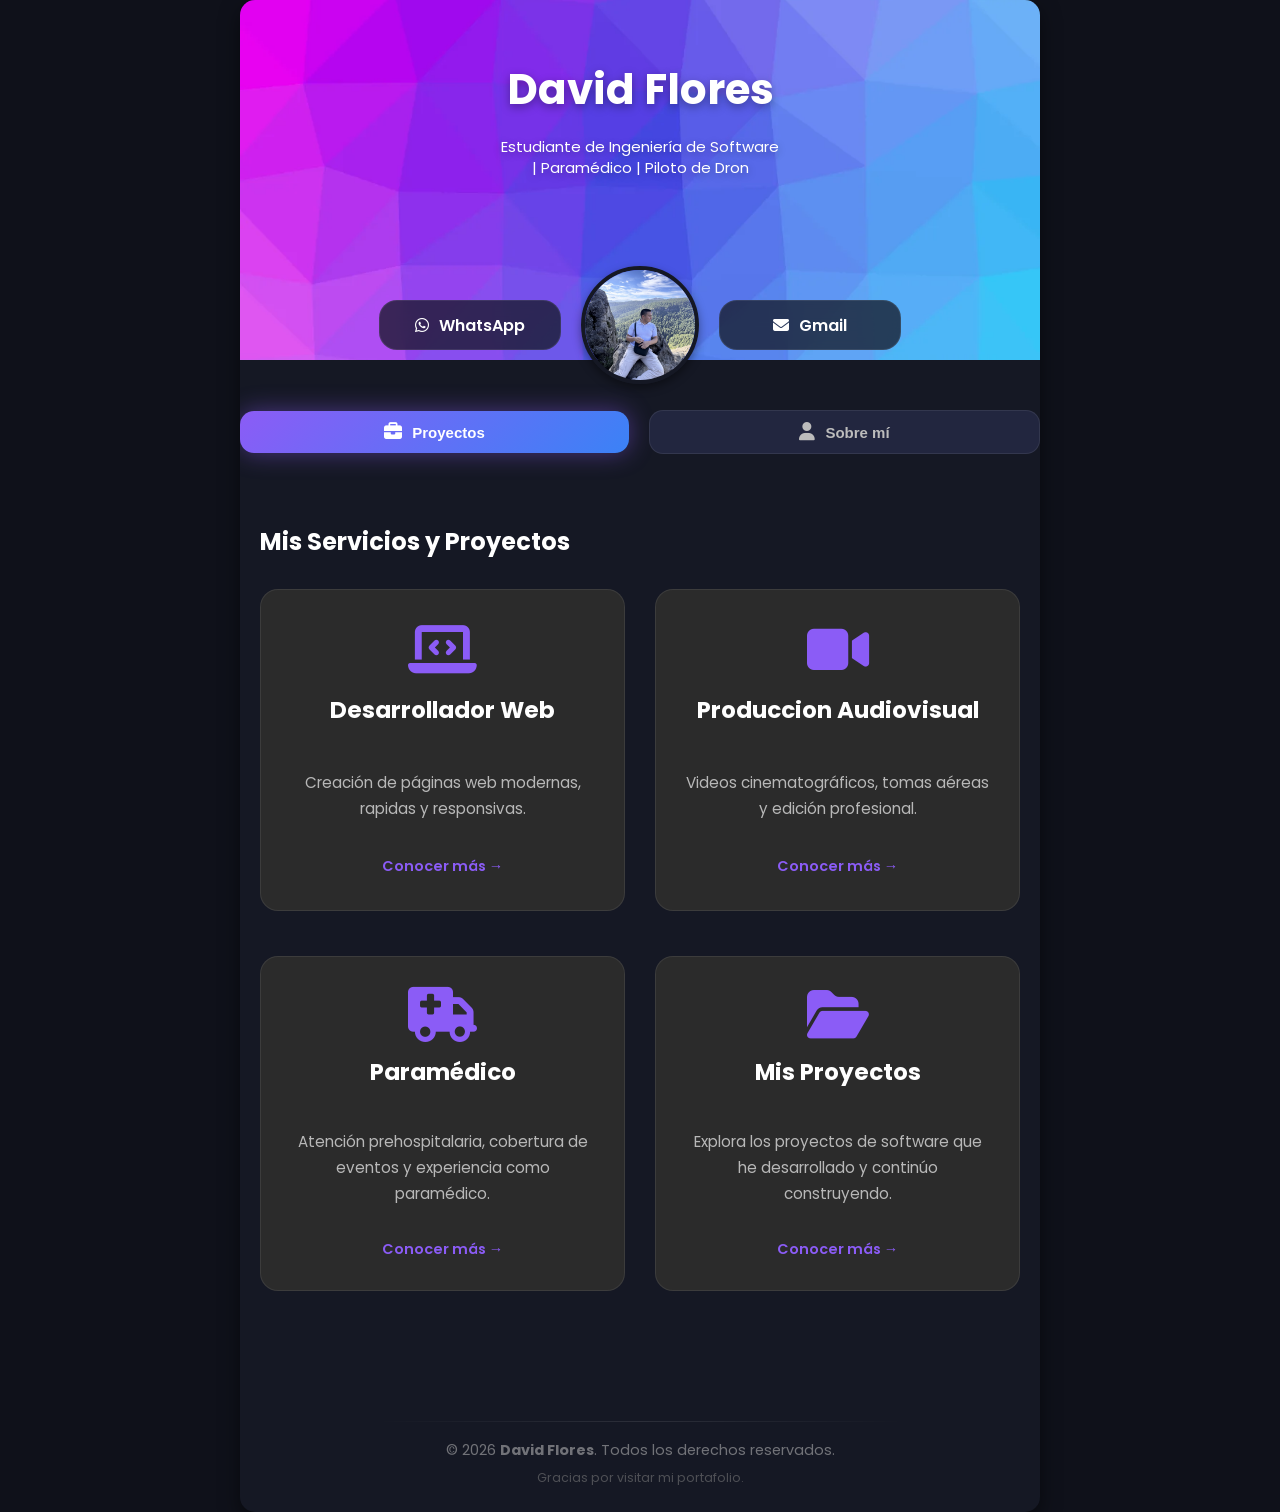
<file: index.html>
<!DOCTYPE html>
<html lang="es">
<head>
    <meta charset="UTF-8">
    <meta name="viewport" content="width=device-width, initial-scale=1.0">
    <title>David Flores - Portafolio</title>
    <link rel="icon" href="logo1.webp">
    <link rel="stylesheet" href="style.css">
    <link href="https://fonts.googleapis.com/css2?family=Poppins:wght@300;400;600;700&display=swap" rel="stylesheet">
    <link rel="stylesheet"
href="https://cdnjs.cloudflare.com/ajax/libs/font-awesome/6.7.2/css/all.min.css">
</head>
<body>

    <div class="portafolio-container">

<header class="header-banner">
    <!-- El texto se queda arriba limpio -->
    <div class="info-personal">
        <h1>David Flores</h1>
        <p>
            Estudiante de Ingeniería de Software <br>
            | Paramédico | Piloto de Dron
        </p>
    </div>

    <!-- ESTO ES LO NUEVO: Un contenedor exclusivo para los botones y la foto juntos -->
    <div class="profile-interaction-container">
        <a href="https://wa.me/525524827404?text=Hola%20David,%20vi%20tu%20portafolio" class="btn-contacto">
            <i class="fa-brands fa-whatsapp"></i> WhatsApp
        </a>
        
        <img class="foto-perfil" src="perfil.webp" alt="David Flores">
        
        <a href="mailto:strifemtg@gmail.com" class="btn-contacto">
            <i class="fa-solid fa-envelope"></i> Gmail
        </a>
    </div>
</header>


<nav class="pestana-nav">
    
    <button class="btn-pestana active" id="btn-proyectos">
        <i class="fa-solid fa-briefcase"></i>
        <span>Proyectos</span>
    </button>

    <button class="btn-pestana" id="btn-sobremi">
        <i class="fa-solid fa-user"></i>
        <span>Sobre mí</span>

    </button>
</nav>

<main class="contenido-principal">

    <section id="sec-proyectos" class="seccion-bloque">

        <h2>Mis Servicios y Proyectos</h2>

        <div class="contenedor-tarjetas">

            <a class="tarjeta-servicio" href="https://wa.me/525524827404?text=Hola%20David,%20quiero%20una%20pagina%20web">

            <i class="fa-solid fa-laptop-code icono-servicio"></i>

            <h3>Desarrollador Web</h3>

            <p>Creación de páginas web modernas, rapidas y responsivas.</p>

            <span class="ver-mas">
                Conocer más →
            </span>

            </a>
                
            

            <a class="tarjeta-servicio" href="produccion.html">

                <i class="fa-solid fa-video icono-servicio"></i>
                <h3>Produccion Audiovisual</h3>
            <p>Videos cinematográficos, tomas aéreas y edición profesional.</p>

            <span class="ver-mas">
                Conocer más →
            </span>

            </a>
        
            
    

        <a class="tarjeta-servicio" href="paramedico.html">

    <i class="fa-solid fa-truck-medical icono-servicio"></i>

    <h3>Paramédico</h3>

    <p>
        Atención prehospitalaria, cobertura de eventos y experiencia como paramédico.
    </p>

    <span class="ver-mas">
                Conocer más →
            </span>

</a>

<a class="tarjeta-servicio" href="proyectos.html">

    <i class="fa-solid fa-folder-open icono-servicio"></i>

    <h3>Mis Proyectos</h3>

    <p>
        Explora los proyectos de software que he desarrollado y continúo construyendo.
    </p>

    <span class="ver-mas">
    Conocer más →
            </span>

</a>

        </div>
    </section>

    <section id="sec-sobremi" class="seccion-bloque defecto-oculto">
        
        <h2>Conóceme</h2>

        <div class="tarjeta-bio">

            <img class="foto-bio" src="sobre-mi.webp" alt="David Flores">
            <h3 class="nombre-bio">
                      David Flores
              </h3>

              <p class="cargo-bio">
            Estudiante de Ingeniería de Software •<br>
            Paramédico • Piloto de Dron
        </p>

        <div class="habilidades-bio">

    <span>
        <i class="fa-solid fa-laptop-code"></i>
        Desarrollo Web
    </span>

    <span>
        <i class="fa-solid fa-truck-medical"></i>
        Paramédico
    </span>

    <span>
        <i class="fa-solid fa-helicopter"></i>
        Piloto de Dron
    </span>

</div>

           <p class="txt-bio">
        ¡Qué onda! Soy David. Me apasiona resolver problemas, ya sea optimizando líneas de código, salvando vidas en una ambulancia o capturando tomas increíbles desde el aire con mi dron.

        Actualmente combino la programación, la atención prehospitalaria y la producción audiovisual para seguir aprendiendo y desarrollando proyectos que realmente generen impacto.
    </p>

        </div>

</main>

<footer class="footer">

        <div class="linea-footer"></div>

        <p>
            © 2026 <strong>David Flores</strong>.
            Todos los derechos reservados.
        </p>

        <span>
            <span>
    Gracias por visitar mi portafolio.
            </span>
        </span>

    </footer>

</div>


<script src="script.js"></script>
</body>
</html>
</file>
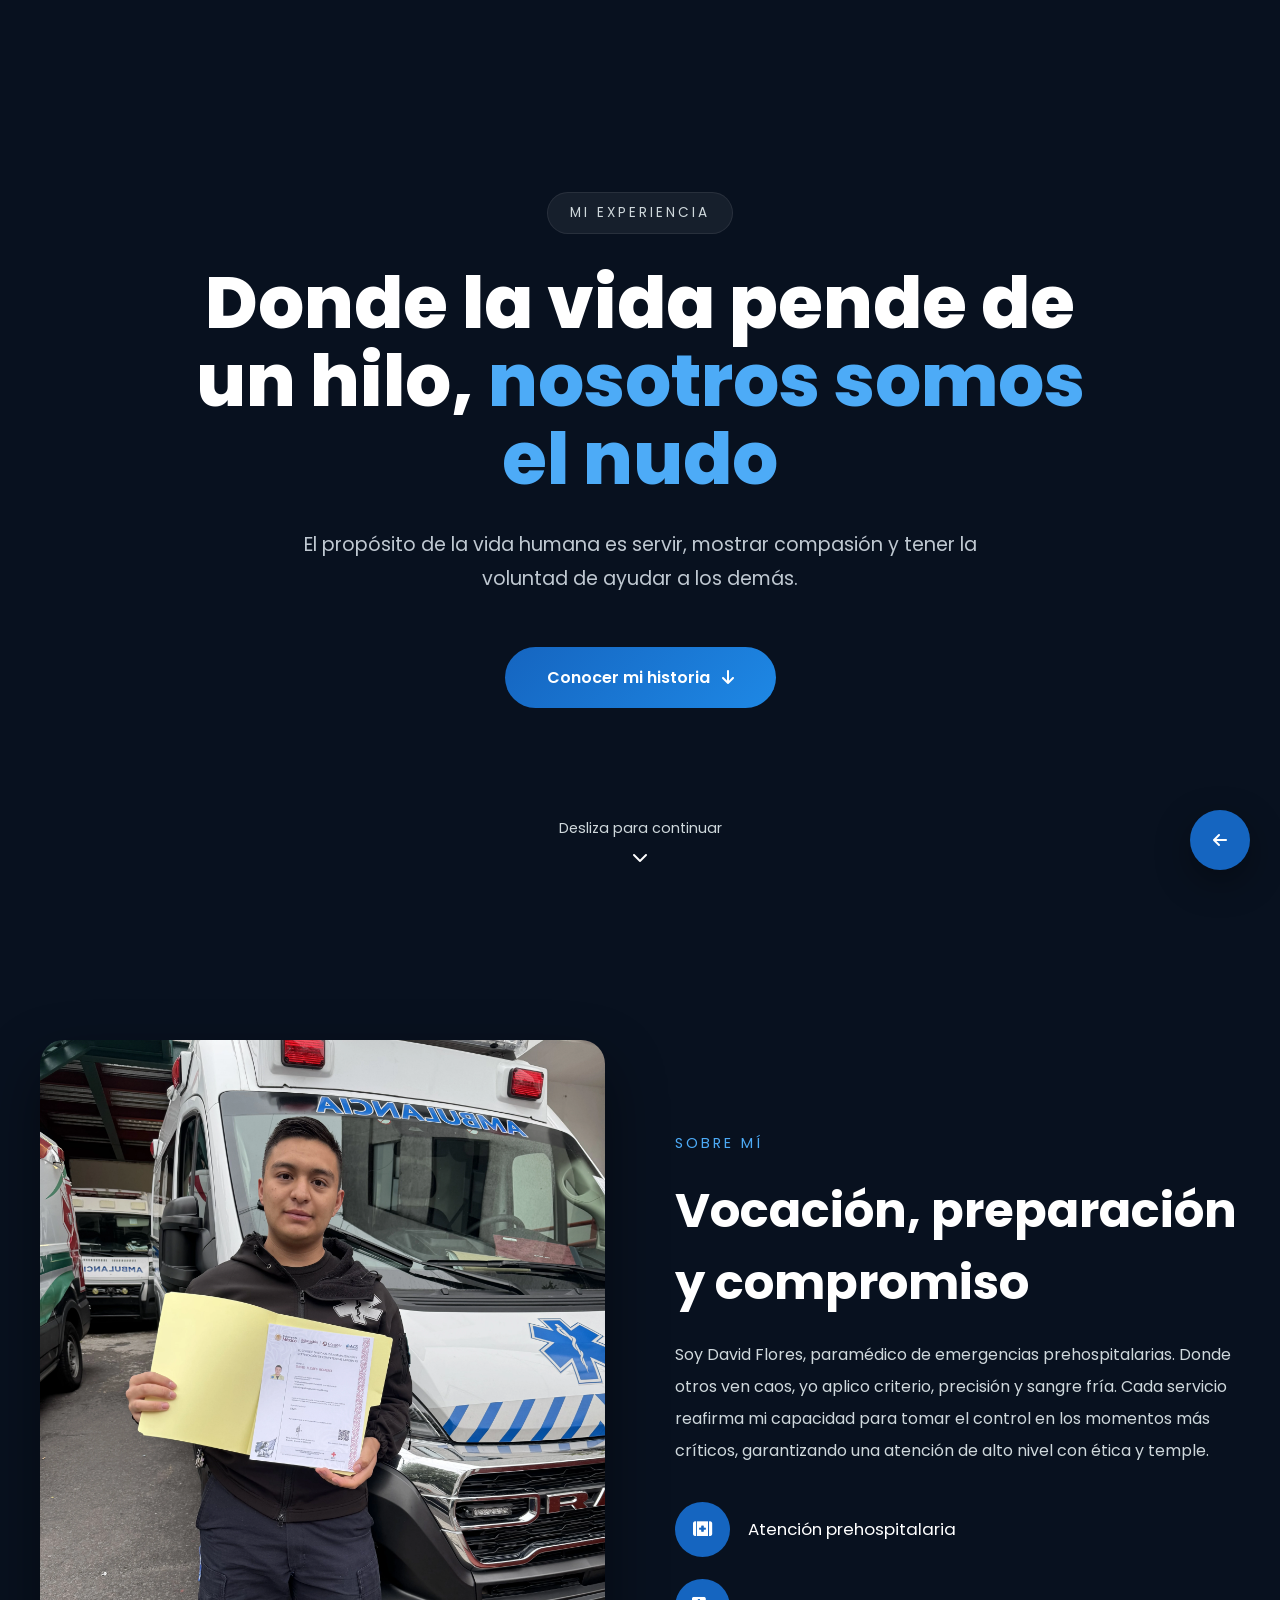
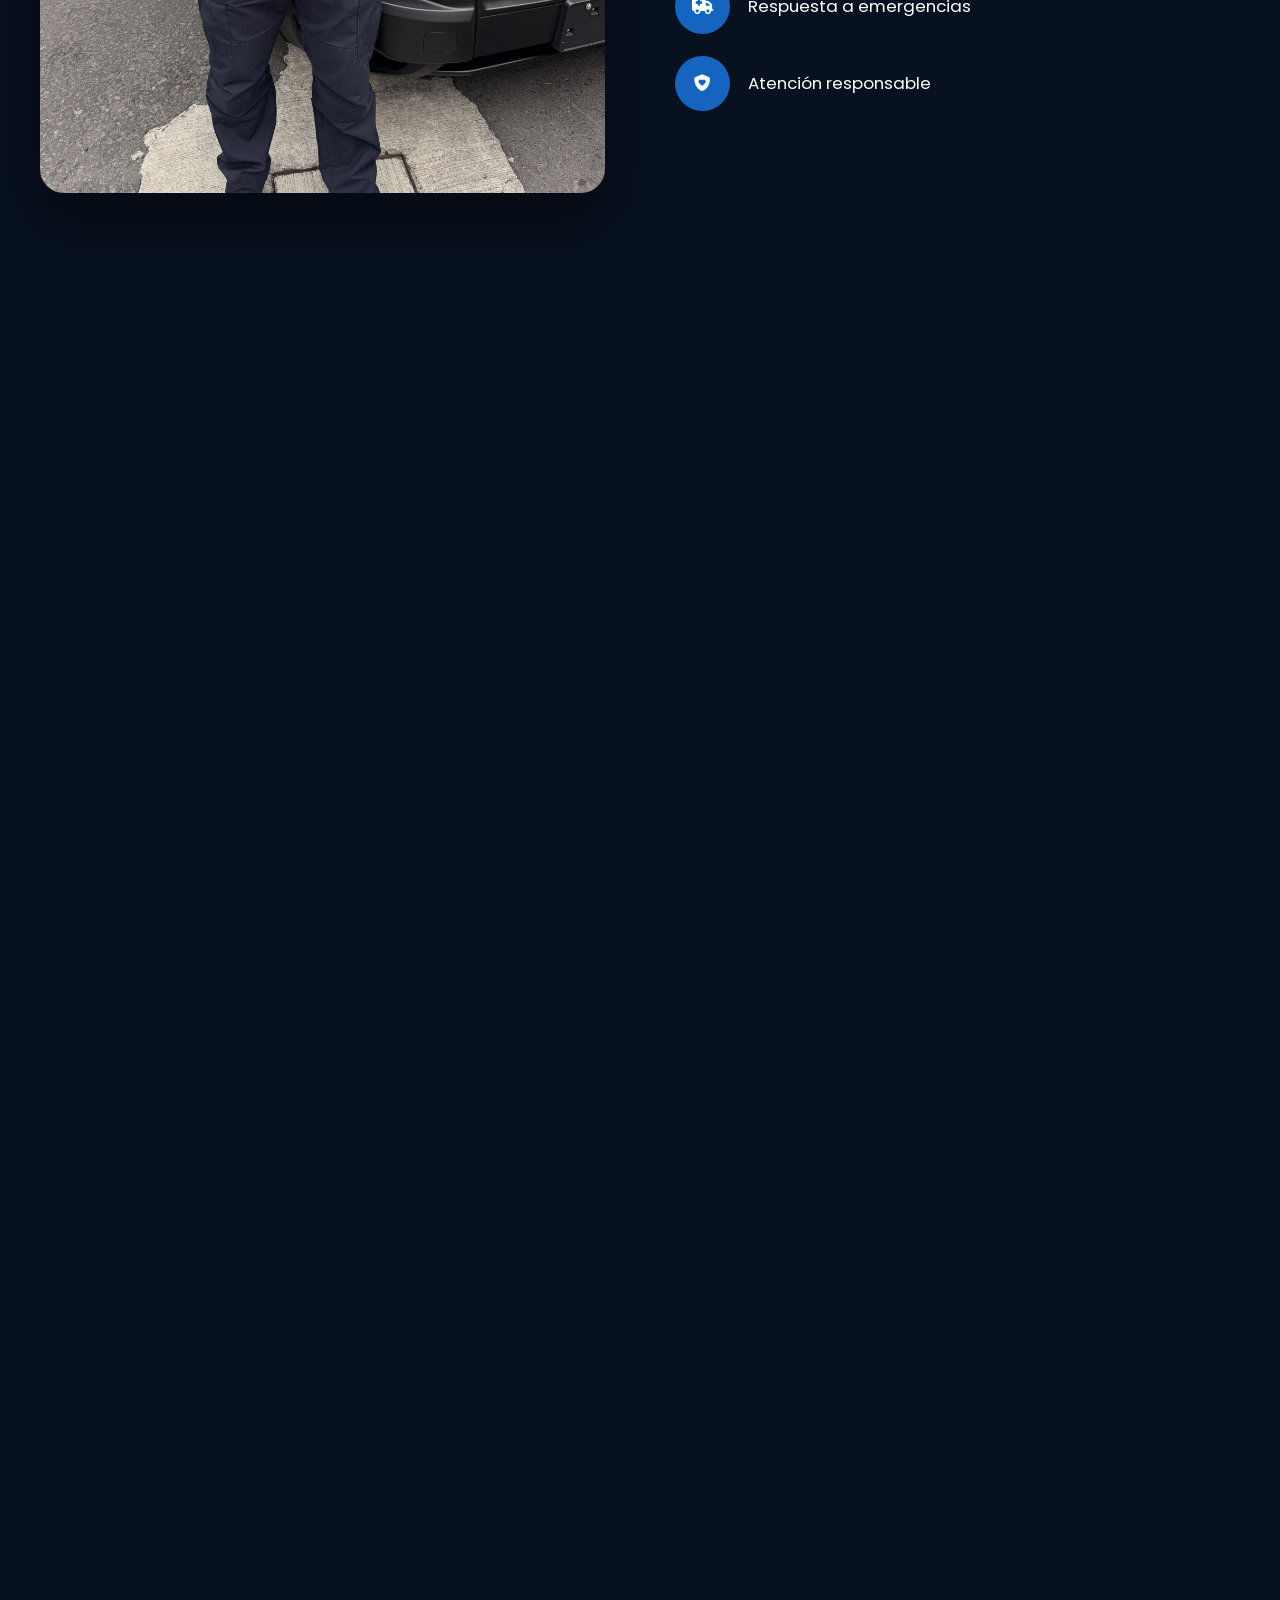
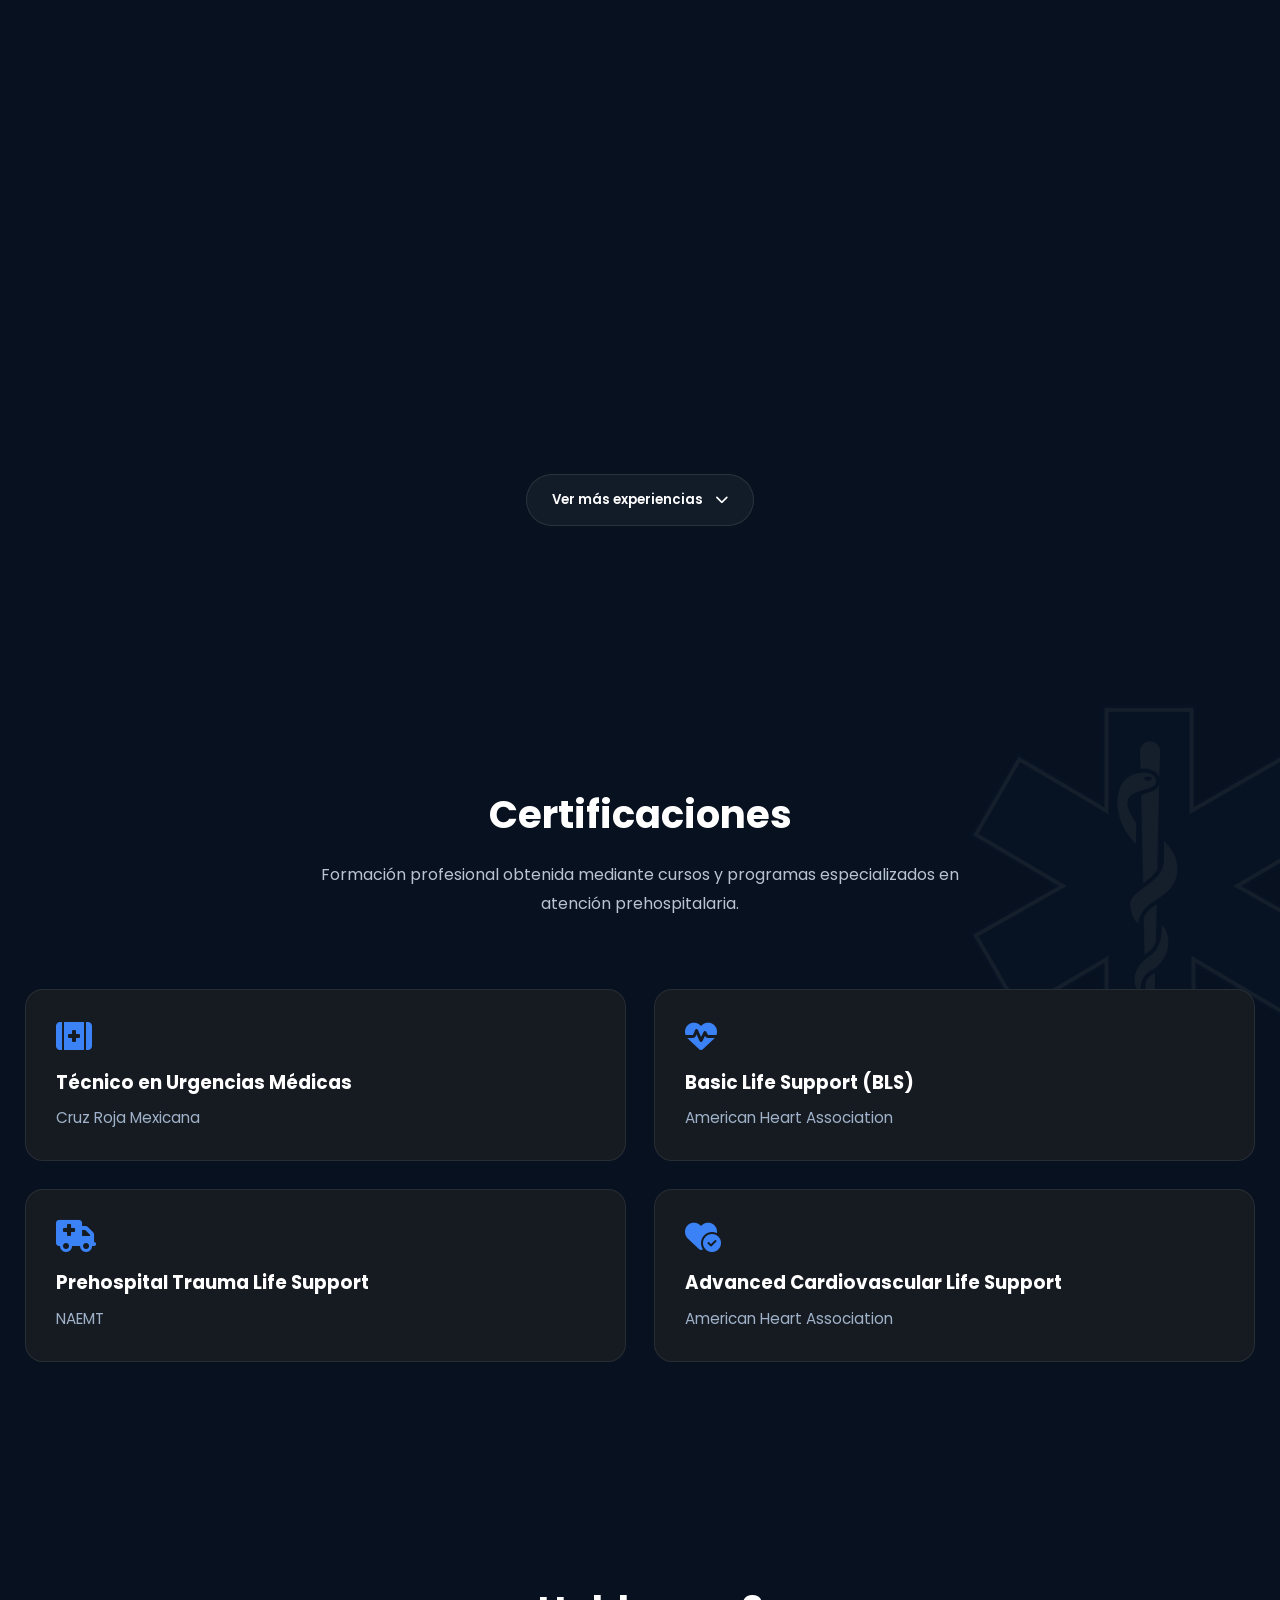
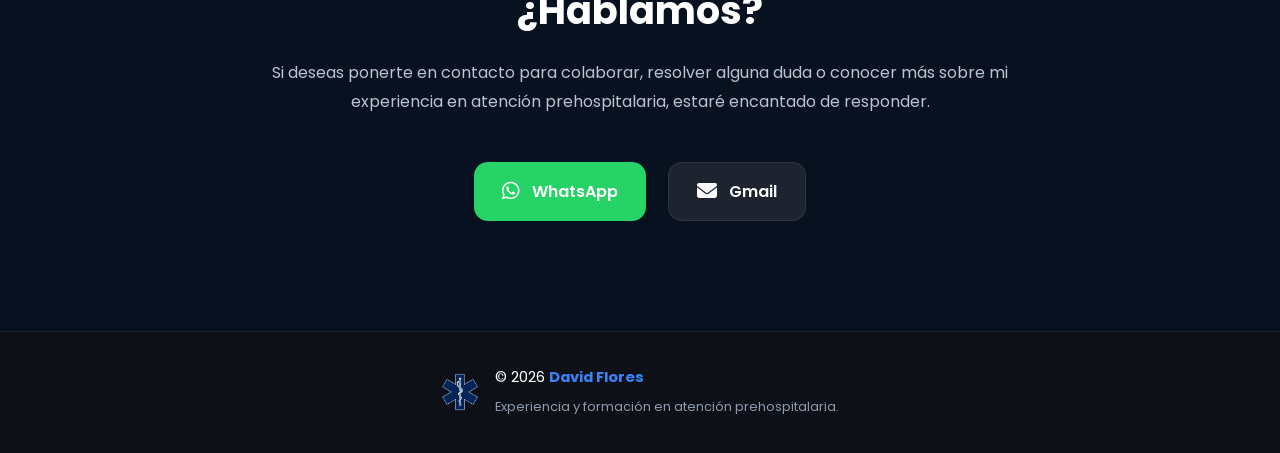
<file: experiencia.html>
<!DOCTYPE html>
<html lang="es">

<head>

    <meta charset="UTF-8">

    <meta
        name="viewport"
        content="width=device-width, initial-scale=1.0"
    >

    <meta
        name="description"
        content="Experiencia de David Flores en atención prehospitalaria y servicios de emergencia."
    >

    <title>Mi experiencia como paramédico | David Flores</title>
    <link rel="icon" href="estrella1.png">

    <link rel="icon" href="logo1.jpeg">

    <link rel="stylesheet" href="experiencia.css">

    <link
        href="https://fonts.googleapis.com/css2?family=Poppins:wght@300;400;500;600;700;800&display=swap"
        rel="stylesheet"
    >

    <link
        rel="stylesheet"
        href="https://cdnjs.cloudflare.com/ajax/libs/font-awesome/6.7.2/css/all.min.css"
    >

</head>

<body>

    <!-- =================================
         INTRODUCCIÓN
    ================================== -->

    <header class="intro-experiencia" id="inicio">

        <div class="intro-overlay"></div>

        <div class="intro-contenido">

            <span class="intro-etiqueta">
                MI EXPERIENCIA
            </span>

            <h1>
                Donde la vida pende de un hilo,
                <span>nosotros somos el nudo</span>
            </h1>

            <p>
                El propósito de la vida humana es servir, mostrar compasión y tener la voluntad de ayudar a los demás.
            </p>

            <a href="#quien-soy" class="btn-descubrir">

                Conocer mi historia

                <i class="fa-solid fa-arrow-down"></i>

            </a>

        </div>

        <a href="#quien-soy" class="indicador-scroll">

            <span>Desliza para continuar</span>

            <i class="fa-solid fa-chevron-down"></i>

        </a>

    </header>


    <!-- =================================
         QUIÉN SOY
    ================================== -->

    <main>

        <section class="quien-soy" id="quien-soy">

            <div class="quien-soy-contenedor">

                <div class="quien-soy-imagen animar-izquierda">

                    <!-- Cambia el nombre por el de tu fotografía -->
                    <img
                        src="yocertificado.webp"
                        alt="David Flores sosteniendo su certificado de paramédico"
                    >

                </div>

                <div class="quien-soy-texto animar-derecha">

                    <span class="seccion-etiqueta">
                        SOBRE MÍ
                    </span>

                    <h2>
                        Vocación, preparación y compromiso
                    </h2>

                    <p>
                        Soy David Flores, paramédico de emergencias prehospitalarias. Donde otros ven caos, yo aplico criterio, precisión y sangre fría. Cada servicio reafirma mi capacidad para tomar el control en los momentos más críticos, garantizando una atención de alto nivel con ética y temple.
                    </p>

                    <div class="datos-personales">

                        <div class="dato">

                            <i class="fa-solid fa-kit-medical"></i>

                            <span>
                                Atención prehospitalaria
                            </span>

                        </div>

                        <div class="dato">

                            <i class="fa-solid fa-truck-medical"></i>

                            <span>
                                Respuesta a emergencias
                            </span>

                        </div>

                        <div class="dato">

                            <i class="fa-solid fa-shield-heart"></i>

                            <span>
                                Atención responsable
                            </span>

                        </div>

                    </div>

                </div>

            </div>

        </section>


        <!-- =================================
             PRÓXIMA SECCIÓN
        ================================== -->

        <!-- =================================
     EXPERIENCIAS EN SERVICIO
================================== -->

<section class="experiencias" id="experiencias">

    <div class="encabezado-experiencias animar-arriba">

        <span class="seccion-etiqueta">
            BITÁCORA PROFESIONAL
        </span>

        <h2>
            Experiencias en servicio
        </h2>

        <p>
            Una recopilación de servicios que han contribuido a mi formación,
            experiencia y capacidad de respuesta en atención prehospitalaria.
        </p>

    </div>


    <div class="grid-experiencias">

        <!-- EXPERIENCIA 001 -->

        <article class="tarjeta-experiencia registro-clinico animar-arriba">

            <div class="tarjeta-interior">

                <!-- PARTE FRONTAL -->

                <div class="cara-tarjeta cara-frontal">

                    <span class="numero-bitacora">
                        BITÁCORA 001
                    </span>

                    <div class="icono-servicio">
                        <i class="fa-solid fa-person"></i>
                    </div>

                    <h3>
                         Masculino con descontrol hipertensivo.
                    </h3>

                    <div class="datos-servicio">

                        <span>
                            <i class="fa-solid fa-calendar-days"></i>
                            02 de noviembre de 2024
                        </span>

                        <span>
                            <i class="fa-solid fa-location-dot"></i>
                            Ciudad de México
                        </span>

                    </div>

                    <p>
                        Paciente masculino de 48 años refiriendo cefalea, con hallazgo de cifras tensionales elevadas (180/100 mmHg).
                    </p>


            <div class="aviso-contenido aviso-clinico">

                    <i class="fa-solid fa-camera"></i>

                <div>
                    <strong>contenido protegido</strong>

                    <span>
                      Fotografía sin contenido explícito.
                    </span>
                </div>

            </div>


                    <button class="btn-revelar" type="button">

                        <i class="fa-solid fa-eye"></i>

                        Presiona para revelar

                    </button>

                </div>


                <!-- PARTE POSTERIOR -->

                <div class="cara-tarjeta cara-posterior">

                    <img
                        src="servicio1.webp"
                        alt="Servicio de atención prehospitalaria en accidente vehicular"
                        loading="lazy"
                    >

                    <div class="overlay-foto">

                        <span>
                            BITÁCORA 001
                        </span>

                        <button class="btn-regresar-tarjeta" type="button">

                            <i class="fa-solid fa-rotate-left"></i>

                            Ver información

                        </button>

                    </div>

                </div>

            </div>

        </article>


        <!-- EXPERIENCIA 002 -->

        <article class="tarjeta-experiencia contenido-sensible animar-arriba">

            <div class="tarjeta-interior">

                <div class="cara-tarjeta cara-frontal">

                    <span class="numero-bitacora">
                        BITÁCORA 002
                    </span>

                    <div class="icono-servicio">
                        <i class="fa-solid fa-droplet"></i>
                    </div>

                    <h3>
                        Paciente con laceración por vidrio y hemorragia activa.
                    </h3>

                    <div class="datos-servicio">

                        <span>
                            <i class="fa-solid fa-calendar-days"></i>
                            26 de noviembre de 2024
                        </span>

                        <span>
                            <i class="fa-solid fa-location-dot"></i>
                            Ciudad de México
                        </span>

                    </div>

                    <p>
                        Paciente femenino de 72 años con herida cortante en brazo secundaria a trauma por objeto de cerámica/vidrio, presentando hemorragia activa.
                    </p>


                <div class="aviso-contenido aviso-sensible">

                          <i class="fa-solid fa-triangle-exclamation"></i>

                    <div>
                            <strong>Contenido sensible</strong>

                        <span>
                             Esta fotografía documenta un servicio real y puede
                             contener imágenes explícitas.
                         </span>
                    </div>

                </div>


                    <button class="btn-revelar" type="button">

                        <i class="fa-solid fa-eye"></i>

                        Presiona para revelar

                    </button>

                </div>

                <div class="cara-tarjeta cara-posterior">

                    <img
                        src="servicio2.webp"
                        alt="Servicio de atención prehospitalaria"
                        loading="lazy"
                    >

                    <div class="overlay-foto">

                        <span>
                            BITÁCORA 002
                        </span>

                        <button class="btn-regresar-tarjeta" type="button">

                            <i class="fa-solid fa-rotate-left"></i>

                            Ver información

                        </button>

                    </div>

                </div>

            </div>

        </article>


        <!-- EXPERIENCIA 003 -->

        <article class="tarjeta-experiencia registro-clinico animar-arriba">

            <div class="tarjeta-interior">

                <div class="cara-tarjeta cara-frontal">

                    <span class="numero-bitacora">
                        BITÁCORA 003
                    </span>

                    <div class="icono-servicio">
                        <i class="fa-solid fa-heart"></i>
                    </div>

                    <h3>
                        Atención prehospitalaria a paciente con taquicardia.
                    </h3>

                    <div class="datos-servicio">

                        <span>
                            <i class="fa-solid fa-calendar-days"></i>
                            29 de noviembre de 2024
                        </span>

                        <span>
                            <i class="fa-solid fa-location-dot"></i>
                            Ciudad de México
                        </span>

                    </div>

                    <p>
                        Abordaje, monitoreo de signos vitales y traslado de paciente con taquicardia.
                    </p>

                    <div class="aviso-contenido aviso-clinico">

                    <i class="fa-solid fa-camera"></i>

                <div>
                    <strong>contenido protegido</strong>

                    <span>
                      Fotografía sin contenido explícito.
                    </span>
                </div>

            </div>


                    <button class="btn-revelar" type="button">

                        <i class="fa-solid fa-eye"></i>

                        Presiona para revelar

                    </button>

                </div>

                <div class="cara-tarjeta cara-posterior">

                    <img
                        src="servicio3.webp"
                        alt="Servicio de atención prehospitalaria"
                        loading="lazy"
                    >

                    <div class="overlay-foto">

                        <span>
                            BITÁCORA 003
                        </span>

                        <button class="btn-regresar-tarjeta" type="button">

                            <i class="fa-solid fa-rotate-left"></i>

                            Ver información

                        </button>

                    </div>

                </div>

            </div>

        </article>


        <!-- EXPERIENCIA 004 -->

        <article class="tarjeta-experiencia contenido-sensible animar-arriba">

            <div class="tarjeta-interior">

                <div class="cara-tarjeta cara-frontal">

                    <span class="numero-bitacora">
                        BITÁCORA 004
                    </span>

                    <div class="icono-servicio">
                        <i class="fa-solid fa-truck-medical"></i>
                    </div>

                    <h3>
                        Abordaje prehospitalario a paciente con politraumatismo por atropellamiento.
                    </h3>

                    <div class="datos-servicio">

                        <span>
                            <i class="fa-solid fa-calendar-days"></i>
                            21 de diciembre de 2024
                        </span>

                        <span>
                            <i class="fa-solid fa-location-dot"></i>
                            Ciudad de México
                        </span>

                    </div>

                    <p>
                        Atención prehospitalaria a paciente politraumatizado por atropellamiento, realizando soporte vital, manejo de vía aérea y estabilización para traslado de emergencia.
                    </p>

                    <div class="aviso-contenido aviso-sensible">

                          <i class="fa-solid fa-triangle-exclamation"></i>

                    <div>
                            <strong>Contenido sensible</strong>

                        <span>
                             Esta fotografía documenta un servicio real y puede
                             contener imágenes explícitas.
                         </span>
                    </div>

                </div>


                    <button class="btn-revelar" type="button">

                        <i class="fa-solid fa-eye"></i>

                        Presiona para revelar

                    </button>

                </div>

                <div class="cara-tarjeta cara-posterior">

                    <img
                        src="servicio4.webp"
                        alt="Cobertura prehospitalaria en evento"
                        loading="lazy"
                    >

                    <div class="overlay-foto">

                        <span>
                            BITÁCORA 004
                        </span>

                        <button class="btn-regresar-tarjeta" type="button">

                            <i class="fa-solid fa-rotate-left"></i>

                            Ver información

                        </button>

                    </div>

                </div>

            </div>

        </article>

        <article class="tarjeta-experiencia registro-clinico animar-arriba">

            <div class="tarjeta-interior">

                <div class="cara-tarjeta cara-frontal">

                    <span class="numero-bitacora">
                        BITÁCORA 005
                    </span>

                    <div class="icono-servicio">
                        <i class="fa-solid fa-truck-medical"></i>
                    </div>

                    <h3>
                        Atención prehospitalaria a paciente lesionado por caída de altura
                    </h3>

                    <div class="datos-servicio">

                        <span>
                            <i class="fa-solid fa-calendar-days"></i>
                            25 de diciembre de 2024
                        </span>

                        <span>
                            <i class="fa-solid fa-location-dot"></i>
                            Ciudad de México
                        </span>

                    </div>

                    <p>
                        Rescate, inmovilización integral y estabilización hemodinámica de paciente masculino con trauma tras caída de altura.
                    </p>

                    <div class="aviso-contenido aviso-clinico">

                    <i class="fa-solid fa-camera"></i>

                <div>
                    <strong>contenido protegido</strong>

                    <span>
                      Fotografía sin contenido explícito.
                    </span>
                </div>

            </div>


                    <button class="btn-revelar" type="button">

                        <i class="fa-solid fa-eye"></i>

                        Presiona para revelar

                    </button>

                </div>

                <div class="cara-tarjeta cara-posterior">

                    <img
                        src="servicio5.webp"
                        alt="Cobertura prehospitalaria en evento"
                        loading="lazy"
                    >

                    <div class="overlay-foto">

                        <span>
                            BITÁCORA 005
                        </span>

                        <button class="btn-regresar-tarjeta" type="button">

                            <i class="fa-solid fa-rotate-left"></i>

                            Ver información

                        </button>

                    </div>

                </div>

            </div>

        </article>

        <article class="tarjeta-experiencia contenido-sensible animar-arriba">

            <div class="tarjeta-interior">

                <div class="cara-tarjeta cara-frontal">

                    <span class="numero-bitacora">
                        BITÁCORA 006
                    </span>

                    <div class="icono-servicio">
                        <i class="fa-solid fa-truck-medical"></i>
                    </div>

                    <h3>
                        Constatación de ausencia de signos vitales por asfixia por suspensión.
                    </h3>

                    <div class="datos-servicio">

                        <span>
                            <i class="fa-solid fa-calendar-days"></i>
                            31 de diciembre de 2024
                        </span>

                        <span>
                            <i class="fa-solid fa-location-dot"></i>
                            Ciudad de México
                        </span>

                    </div>

                    <p>
                        Evaluación a paciente en suspensión, constatación de ausencia de signos vitales incompatible con la vida.
                    </p>

                    <div class="aviso-contenido aviso-sensible">

                          <i class="fa-solid fa-triangle-exclamation"></i>

                    <div>
                            <strong>Contenido sensible</strong>

                        <span>
                             Esta fotografía documenta un servicio real y puede
                             contener imágenes explícitas.
                         </span>
                    </div>

                </div>


                    <button class="btn-revelar" type="button">

                        <i class="fa-solid fa-eye"></i>

                        Presiona para revelar

                    </button>

                </div>

                <div class="cara-tarjeta cara-posterior">

                    <img
                        src="servicio6.webp"
                        alt="Cobertura prehospitalaria en evento"
                        loading="lazy"
                    >

                    <div class="overlay-foto">

                        <span>
                            BITÁCORA 006
                        </span>

                        <button class="btn-regresar-tarjeta" type="button">

                            <i class="fa-solid fa-rotate-left"></i>

                            Ver información

                        </button>

                    </div>

                </div>

            </div>

        </article>

        <article class="tarjeta-experiencia registro-clinico animar-arriba">

            <div class="tarjeta-interior">

                <div class="cara-tarjeta cara-frontal">

                    <span class="numero-bitacora">
                        BITÁCORA 007
                    </span>

                    <div class="icono-servicio">
                        <i class="fa-solid fa-truck-medical"></i>
                    </div>

                    <h3>
                        Atención prehospitalaria a paciente femenina lesionada por caída de altura.
                    </h3>

                    <div class="datos-servicio">

                        <span>
                            <i class="fa-solid fa-calendar-days"></i>
                            2 de diciembre de 2024
                        </span>

                        <span>
                            <i class="fa-solid fa-location-dot"></i>
                            Ciudad de México
                        </span>

                    </div>

                    <p>
                        Rescate, inmovilización integral y estabilización hemodinámica de paciente femenina con trauma tras caída de altura.
                    </p>

                    <div class="aviso-contenido aviso-clinico">

                    <i class="fa-solid fa-camera"></i>

                <div>
                    <strong>contenido protegido</strong>

                    <span>
                      Fotografía sin contenido explícito.
                    </span>
                </div>

            </div>


                    <button class="btn-revelar" type="button">

                        <i class="fa-solid fa-eye"></i>

                        Presiona para revelar

                    </button>

                </div>

                <div class="cara-tarjeta cara-posterior">

                    <img
                        src="servicio7.webp"
                        alt="Cobertura prehospitalaria en evento"
                        loading="lazy"
                    >

                    <div class="overlay-foto">

                        <span>
                            BITÁCORA 007
                        </span>

                        <button class="btn-regresar-tarjeta" type="button">

                            <i class="fa-solid fa-rotate-left"></i>

                            Ver información

                        </button>

                    </div>

                </div>

            </div>

        </article>

        <article class="tarjeta-experiencia contenido-sensible animar-arriba">

            <div class="tarjeta-interior">

                <div class="cara-tarjeta cara-frontal">

                    <span class="numero-bitacora">
                        BITÁCORA 008
                    </span>

                    <div class="icono-servicio">
                        <i class="fa-solid fa-truck-medical"></i>
                    </div>

                    <h3>
                        Constatación de ausencia de signos vitales por atropellamiento.
                    </h3>

                    <div class="datos-servicio">

                        <span>
                            <i class="fa-solid fa-calendar-days"></i>
                            18 de enero de 2025
                        </span>

                        <span>
                            <i class="fa-solid fa-location-dot"></i>
                            Ciudad de México
                        </span>

                    </div>

                    <p>
                        Evaluación a paciente atrapado bajo neumático, constatando lesiones incompatibles con la vida y ausencia de signos vitales.
                    </p>


                    <div class="aviso-contenido aviso-sensible">

                          <i class="fa-solid fa-triangle-exclamation"></i>

                    <div>
                            <strong>Contenido sensible</strong>

                        <span>
                             Esta fotografía documenta un servicio real y puede
                             contener imágenes explícitas.
                         </span>
                    </div>

                </div>



                    <button class="btn-revelar" type="button">

                        <i class="fa-solid fa-eye"></i>

                        Presiona para revelar

                    </button>

                </div>

                <div class="cara-tarjeta cara-posterior">

                    <img
                        src="servicio8.webp"
                        alt="Cobertura prehospitalaria en evento"
                        loading="lazy"
                    >

                    <div class="overlay-foto">

                        <span>
                            BITÁCORA 008
                        </span>

                        <button class="btn-regresar-tarjeta" type="button">

                            <i class="fa-solid fa-rotate-left"></i>

                            Ver información

                        </button>

                    </div>

                </div>

            </div>

        </article>

        <article class="tarjeta-experiencia registro-clinico animar-arriba">

            <div class="tarjeta-interior">

                <div class="cara-tarjeta cara-frontal">

                    <span class="numero-bitacora">
                        BITÁCORA 009
                    </span>

                    <div class="icono-servicio">
                        <i class="fa-solid fa-truck-medical"></i>
                    </div>

                    <h3>
                        Atención prehospitalaria a paciente geriátrica con desaturación de oxígeno.
                    </h3>

                    <div class="datos-servicio">

                        <span>
                            <i class="fa-solid fa-calendar-days"></i>
                            13 de diciembre de 2024
                        </span>

                        <span>
                            <i class="fa-solid fa-location-dot"></i>
                            Ciudad de México
                        </span>

                    </div>

                    <p>
                        Evaluación, soporte ventilatorio con oxigenoterapia y monitoreo de signos vitales a paciente femenina geriátrica con cuadro de hipoxemia.
                    </p>

                    
                    <div class="aviso-contenido aviso-clinico">

                    <i class="fa-solid fa-camera"></i>

                <div>
                    <strong>contenido protegido</strong>

                    <span>
                      Fotografía sin contenido explícito.
                    </span>
                </div>

            </div>


                    <button class="btn-revelar" type="button">

                        <i class="fa-solid fa-eye"></i>

                        Presiona para revelar

                    </button>

                </div>

                <div class="cara-tarjeta cara-posterior">

                    <img
                        src="servicio9.webp"
                        alt="Cobertura prehospitalaria en evento"
                        loading="lazy"
                    >

                    <div class="overlay-foto">

                        <span>
                            BITÁCORA 009
                        </span>

                        <button class="btn-regresar-tarjeta" type="button">

                            <i class="fa-solid fa-rotate-left"></i>

                            Ver información

                        </button>

                    </div>

                </div>

            </div>

        </article>

        <article class="tarjeta-experiencia contenido-sensible animar-arriba">

            <div class="tarjeta-interior">

                <div class="cara-tarjeta cara-frontal">

                    <span class="numero-bitacora">
                        BITÁCORA 010
                    </span>

                    <div class="icono-servicio">
                        <i class="fa-solid fa-truck-medical"></i>
                    </div>

                    <h3>
                        Constatación de ausencia de signos vitales por caída.
                    </h3>

                    <div class="datos-servicio">

                        <span>
                            <i class="fa-solid fa-calendar-days"></i>
                            25 de mayo de 2025
                        </span>

                        <span>
                            <i class="fa-solid fa-location-dot"></i>
                            Ciudad de México
                        </span>

                    </div>

                    <p>
                        Abordaje a paciente tras caída: evaluación primaria constatando traumatismo y ausencia de signos vitales.
                    </p>

                    <div class="aviso-contenido aviso-sensible">

                          <i class="fa-solid fa-triangle-exclamation"></i>

                    <div>
                            <strong>Contenido sensible</strong>

                        <span>
                             Esta fotografía documenta un servicio real y puede
                             contener imágenes explícitas.
                         </span>
                    </div>

                </div>



                    <button class="btn-revelar" type="button">

                        <i class="fa-solid fa-eye"></i>

                        Presiona para revelar

                    </button>

                </div>

                <div class="cara-tarjeta cara-posterior">

                    <img
                        src="servicio10.webp"
                        alt="Cobertura prehospitalaria en evento"
                        loading="lazy"
                    >

                    <div class="overlay-foto">

                        <span>
                            BITÁCORA 010
                        </span>

                        <button class="btn-regresar-tarjeta" type="button">

                            <i class="fa-solid fa-rotate-left"></i>

                            Ver información

                        </button>

                    </div>

                </div>

            </div>

        </article>

        <article class="tarjeta-experiencia registro-clinico animar-arriba">

            <div class="tarjeta-interior">

                <div class="cara-tarjeta cara-frontal">

                    <span class="numero-bitacora">
                        BITÁCORA 011
                    </span>

                    <div class="icono-servicio">
                        <i class="fa-solid fa-fire"></i>
                    </div>

                    <h3>
                        Valoración prehospitalaria en incendio de casa habitación sin lesionados.
                    </h3>

                    <div class="datos-servicio">

                        <span>
                            <i class="fa-solid fa-calendar-days"></i>
                            26 de mayo de 2025
                        </span>

                        <span>
                            <i class="fa-solid fa-location-dot"></i>
                            Ciudad de México
                        </span>

                    </div>

                    <p>
                        Emergencia por incendio: valoración de los habitantes por inhalación de humo y descartando lesiones de gravedad.
                    </p>


                    <div class="aviso-contenido aviso-clinico">

                    <i class="fa-solid fa-camera"></i>

                <div>
                    <strong>Contenido protegido</strong>

                    <span>
                      Fotografía sin contenido explícito.
                    </span>
                </div>

            </div>



                    <button class="btn-revelar" type="button">

                        <i class="fa-solid fa-eye"></i>

                        Presiona para revelar

                    </button>

                </div>

                <div class="cara-tarjeta cara-posterior">

                    <img
                        src="servicio11.webp"
                        alt="Cobertura prehospitalaria en evento"
                        loading="lazy"
                    >

                    <div class="overlay-foto">

                        <span>
                            BITÁCORA 011
                        </span>

                        <button class="btn-regresar-tarjeta" type="button">

                            <i class="fa-solid fa-rotate-left"></i>

                            Ver información

                        </button>

                    </div>

                </div>

            </div>

        </article>

        <article class="tarjeta-experiencia contenido-sensible animar-arriba">

            <div class="tarjeta-interior">

                <div class="cara-tarjeta cara-frontal">

                    <span class="numero-bitacora">
                        BITÁCORA 012
                    </span>

                    <div class="icono-servicio">
                        <i class="fa-solid fa-truck-medical"></i>
                    </div>

                    <h3>
                        Constatación de ausencia de signos vitales por traumatismo craneoencefálico.
                    </h3>

                    <div class="datos-servicio">

                        <span>
                            <i class="fa-solid fa-calendar-days"></i>
                            23 de marzo de 2025
                        </span>

                        <span>
                            <i class="fa-solid fa-location-dot"></i>
                           Ciudad de México
                        </span>

                    </div>

                    <p>
                        Abordaje a paciente con herida cortocontundente en región parietal: evaluación primaria constatando traumatismo severo y ausencia de signos vitales.
                    </p>

                    <div class="aviso-contenido aviso-sensible">

                          <i class="fa-solid fa-triangle-exclamation"></i>

                    <div>
                            <strong>Contenido sensible</strong>

                        <span>
                             Esta fotografía documenta un servicio real y puede
                             contener imágenes explícitas.
                         </span>
                    </div>

                </div>



                    <button class="btn-revelar" type="button">

                        <i class="fa-solid fa-eye"></i>

                        Presiona para revelar

                    </button>

                </div>

                <div class="cara-tarjeta cara-posterior">

                    <img
                        src="servicio12.webp"
                        alt="Cobertura prehospitalaria en evento"
                        loading="lazy"
                    >

                    <div class="overlay-foto">

                        <span>
                            BITÁCORA 012
                        </span>

                        <button class="btn-regresar-tarjeta" type="button">

                            <i class="fa-solid fa-rotate-left"></i>

                            Ver información

                        </button>

                    </div>

                </div>

            </div>

        </article>

    </div>


    <button class="btn-ver-mas" type="button">

        <span>
            Ver más experiencias
        </span>

        <i class="fa-solid fa-chevron-down"></i>

    </button>

</section>

    </main>


    <!--======================================
        CERTIFICACIONES
=======================================-->

<section class="seccion-certificaciones" id="certificaciones">

    <div class="contenedor">

        <div class="encabezado-certificaciones">


    <h2>Certificaciones</h2>

    <p>
        Formación profesional obtenida mediante cursos y programas
        especializados en atención prehospitalaria.
    </p>

</div>

        <div class="grid-certificaciones">

            <article class="certificacion animar-arriba">

                <i class="fa-solid fa-kit-medical icono-cert"></i>

                <h3>Técnico en Urgencias Médicas</h3>

                <span>Cruz Roja Mexicana</span>

            </article>

            <article class="certificacion animar-arriba">

                <i class="fa-solid fa-heart-pulse icono-cert"></i>

                <h3>Basic Life Support (BLS)</h3>

                <span>American Heart Association</span>

            </article>

            <article class="certificacion animar-arriba">

                <i class="fa-solid fa-truck-medical icono-cert"></i>

                <h3>Prehospital Trauma Life Support</h3>

                <span>NAEMT</span>

            </article>

            <article class="certificacion animar-arriba">

                <i class="fa-solid fa-heart-circle-check icono-cert"></i>

                <h3>Advanced Cardiovascular Life Support</h3>

                <span>American Heart Association</span>

            </article>

        </div>

    </div>

</section>


<!--======================================
                CONTACTO
=======================================-->

<section class="seccion-contacto" id="contacto">

    <div class="contenedor">

        <div class="contenido-contacto">

            <h2>¿Hablamos?</h2>

            <p>
                Si deseas ponerte en contacto para colaborar,
                resolver alguna duda o conocer más sobre mi
                experiencia en atención prehospitalaria,
                estaré encantado de responder.
            </p>

            <div class="botones-contacto">

                <a
                    href="https://wa.me/525524827404"
                    target="_blank"
                    class="btn-contacto whatsapp"
                >

                    <i class="fa-brands fa-whatsapp"></i>

                    WhatsApp

                </a>

                <a
                    href="mailto:strifemtg@.com"
                    class="btn-contacto gmail"
                >

                    <i class="fa-solid fa-envelope"></i>

                    Gmail

                </a>

            </div>

        </div>

    </div>

</section>


    <!-- =================================
         BOTÓN REGRESAR
    ================================== -->

    <a
        href="paramedico.html"
        class="btn-volver"
        aria-label="Regresar a la portada de paramédico"
    >

        <i class="fa-solid fa-arrow-left"></i>

    </a>

<!--======================================
                FOOTER
=======================================-->

<footer class="footer-experiencia">

    <div class="footer-contenido">

        <img
            src="estrella1.png"
            alt="Estrella de la Vida"
            class="estrella-footer"
        >

        <div class="footer-texto">

            <p>
                © 2026 <strong>David Flores</strong>
            </p>

            <span>
                Experiencia y formación en atención prehospitalaria.
            </span>

        </div>

    </div>

</footer>

    <script src="experiencia.js"></script>

</body>

</html>
</file>
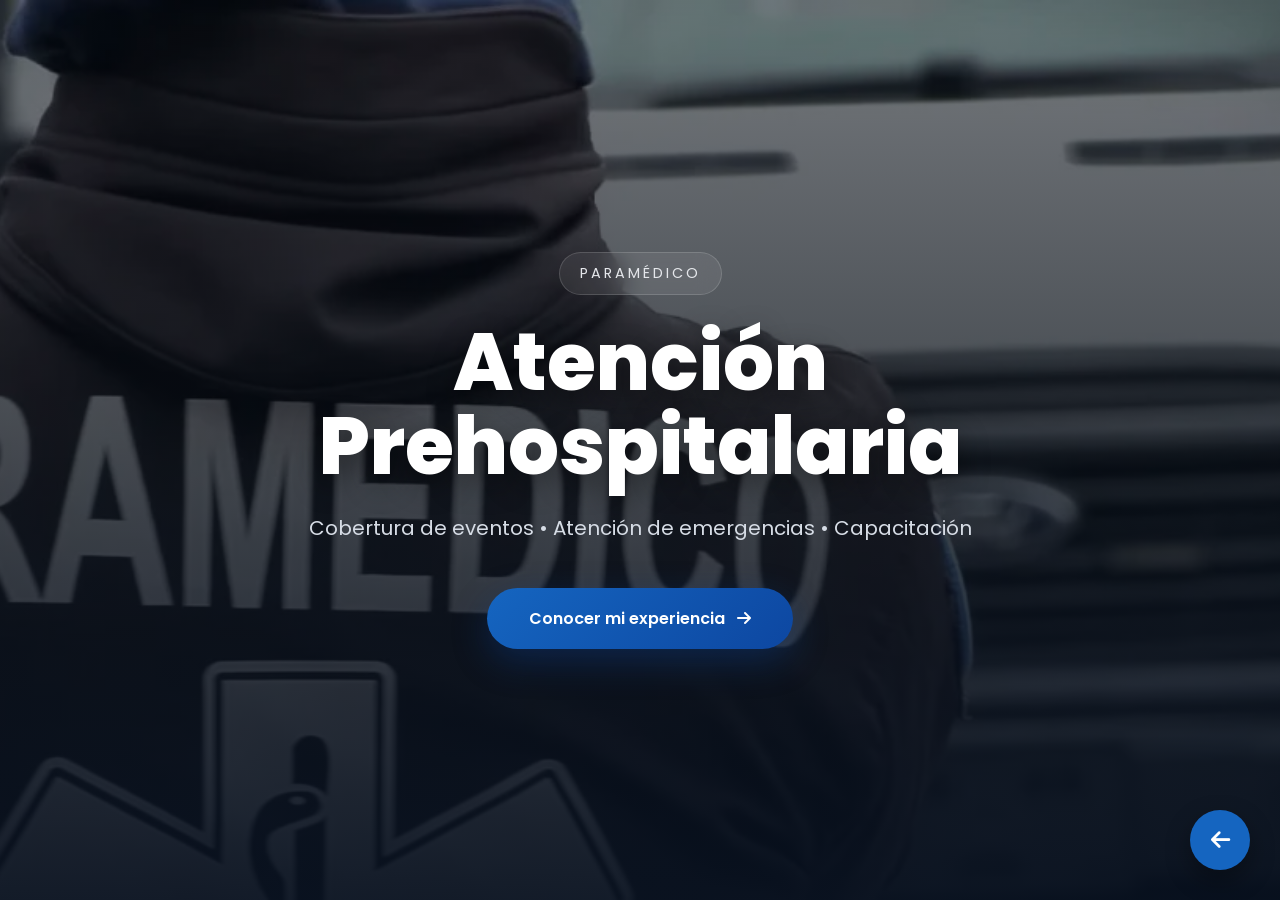
<file: paramedico.html>
<!DOCTYPE html>
<html lang="es">

<head>

    <meta charset="UTF-8">

    <meta name="viewport" content="width=device-width, initial-scale=1.0">

    <title>Paramédico | David Flores</title>
    <link rel="icon" href="estrella1.png">

    <link rel="stylesheet" href="paramedico.css">

    <link rel="preconnect" href="https://fonts.googleapis.com">

    <link rel="preconnect" href="https://fonts.gstatic.com" crossorigin>

    <link href="https://fonts.googleapis.com/css2?family=Poppins:wght@300;400;500;600;700;800&display=swap" rel="stylesheet">

    <link rel="stylesheet"
    href="https://cdnjs.cloudflare.com/ajax/libs/font-awesome/6.7.2/css/all.min.css">

</head>

<body>

    <!-- ===========================
            HERO
    ============================ -->

    <section class="hero-paramedico">

        <div class="overlay"></div>

        <div class="contenido-hero">

            <span class="etiqueta">

                PARAMÉDICO

            </span>

            <h1>

                Atención
                <br>
                Prehospitalaria

            </h1>

            <p>

                Cobertura de eventos • Atención de emergencias • Capacitación

            </p>

            <a href="experiencia.html" class="btn-experiencia">

                Conocer mi experiencia

                <i class="fa-solid fa-arrow-right"></i>

            </a>

        </div>

    </section>

    <!--==========================
        BOTÓN VOLVER
    ===========================-->

    <a href="index.html" class="btn-volver">

        <i class="fa-solid fa-arrow-left"></i>

    </a>

</body>

</html>
</file>
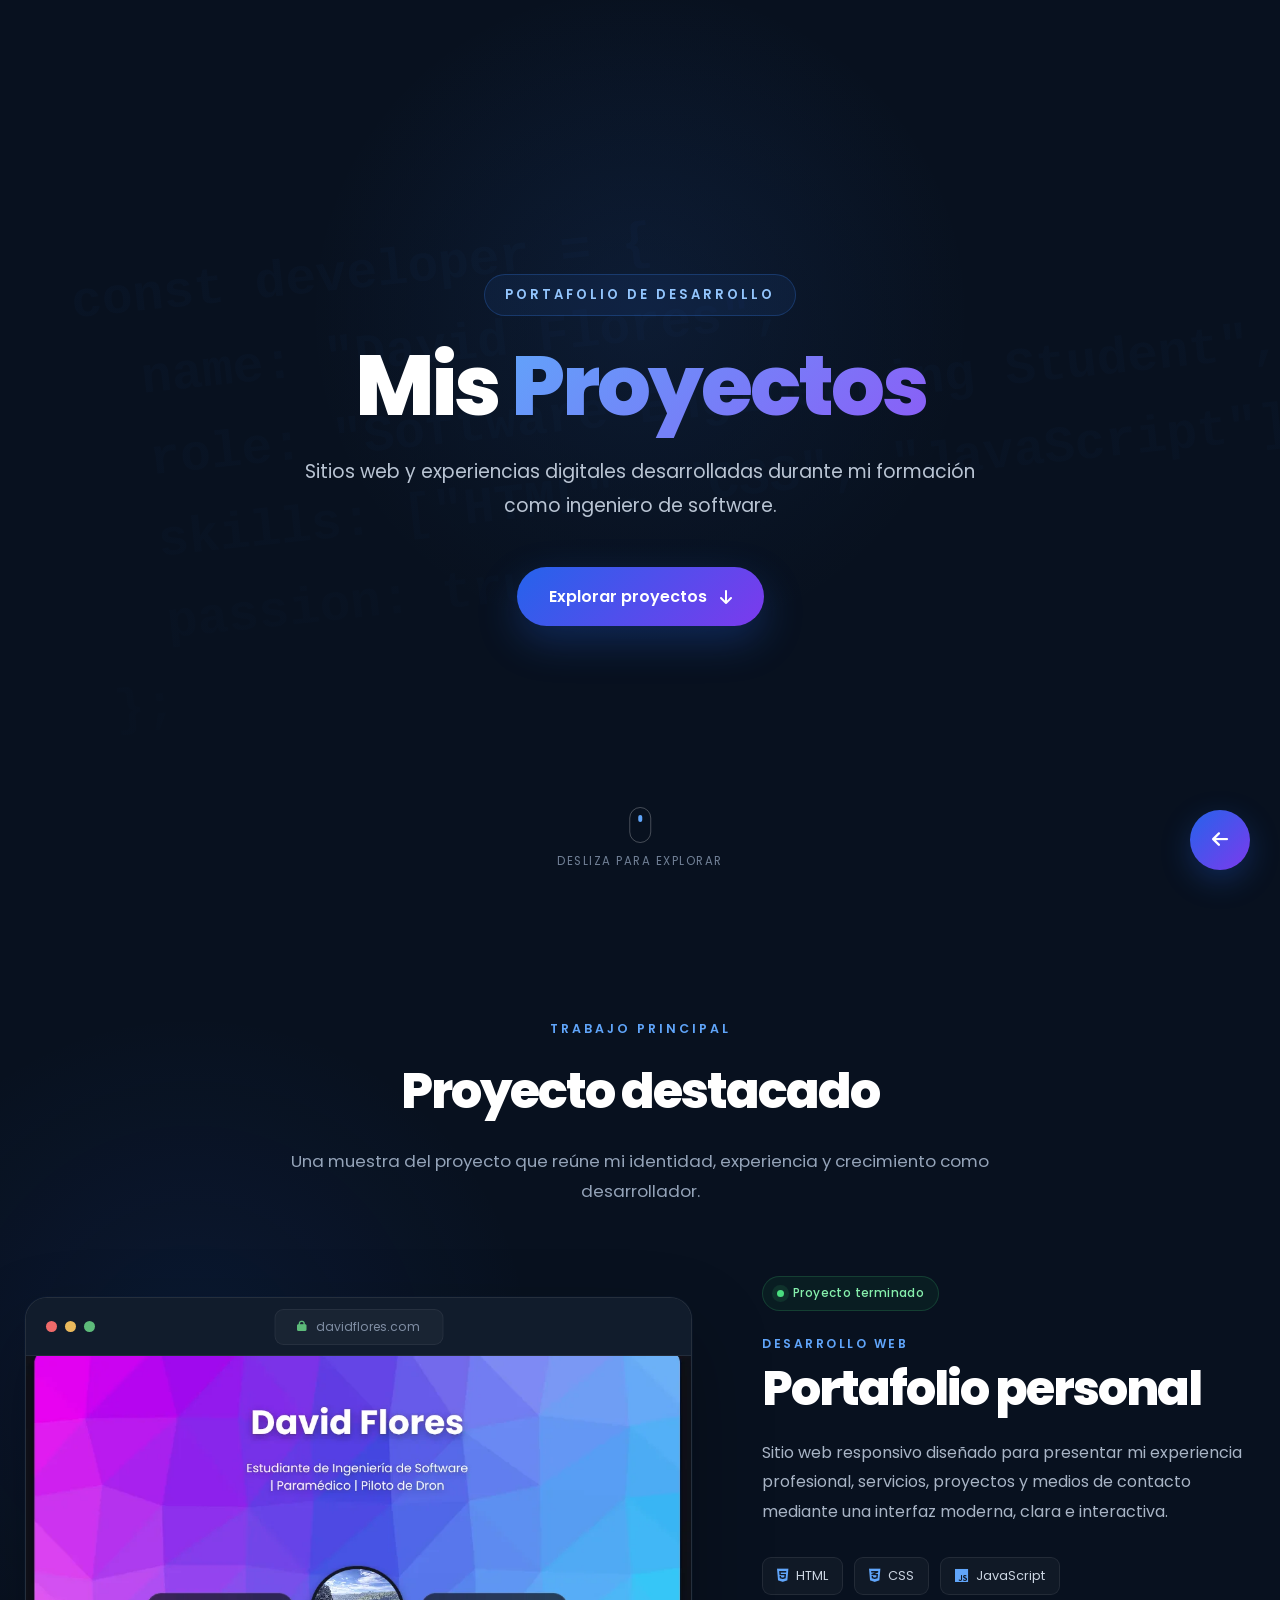
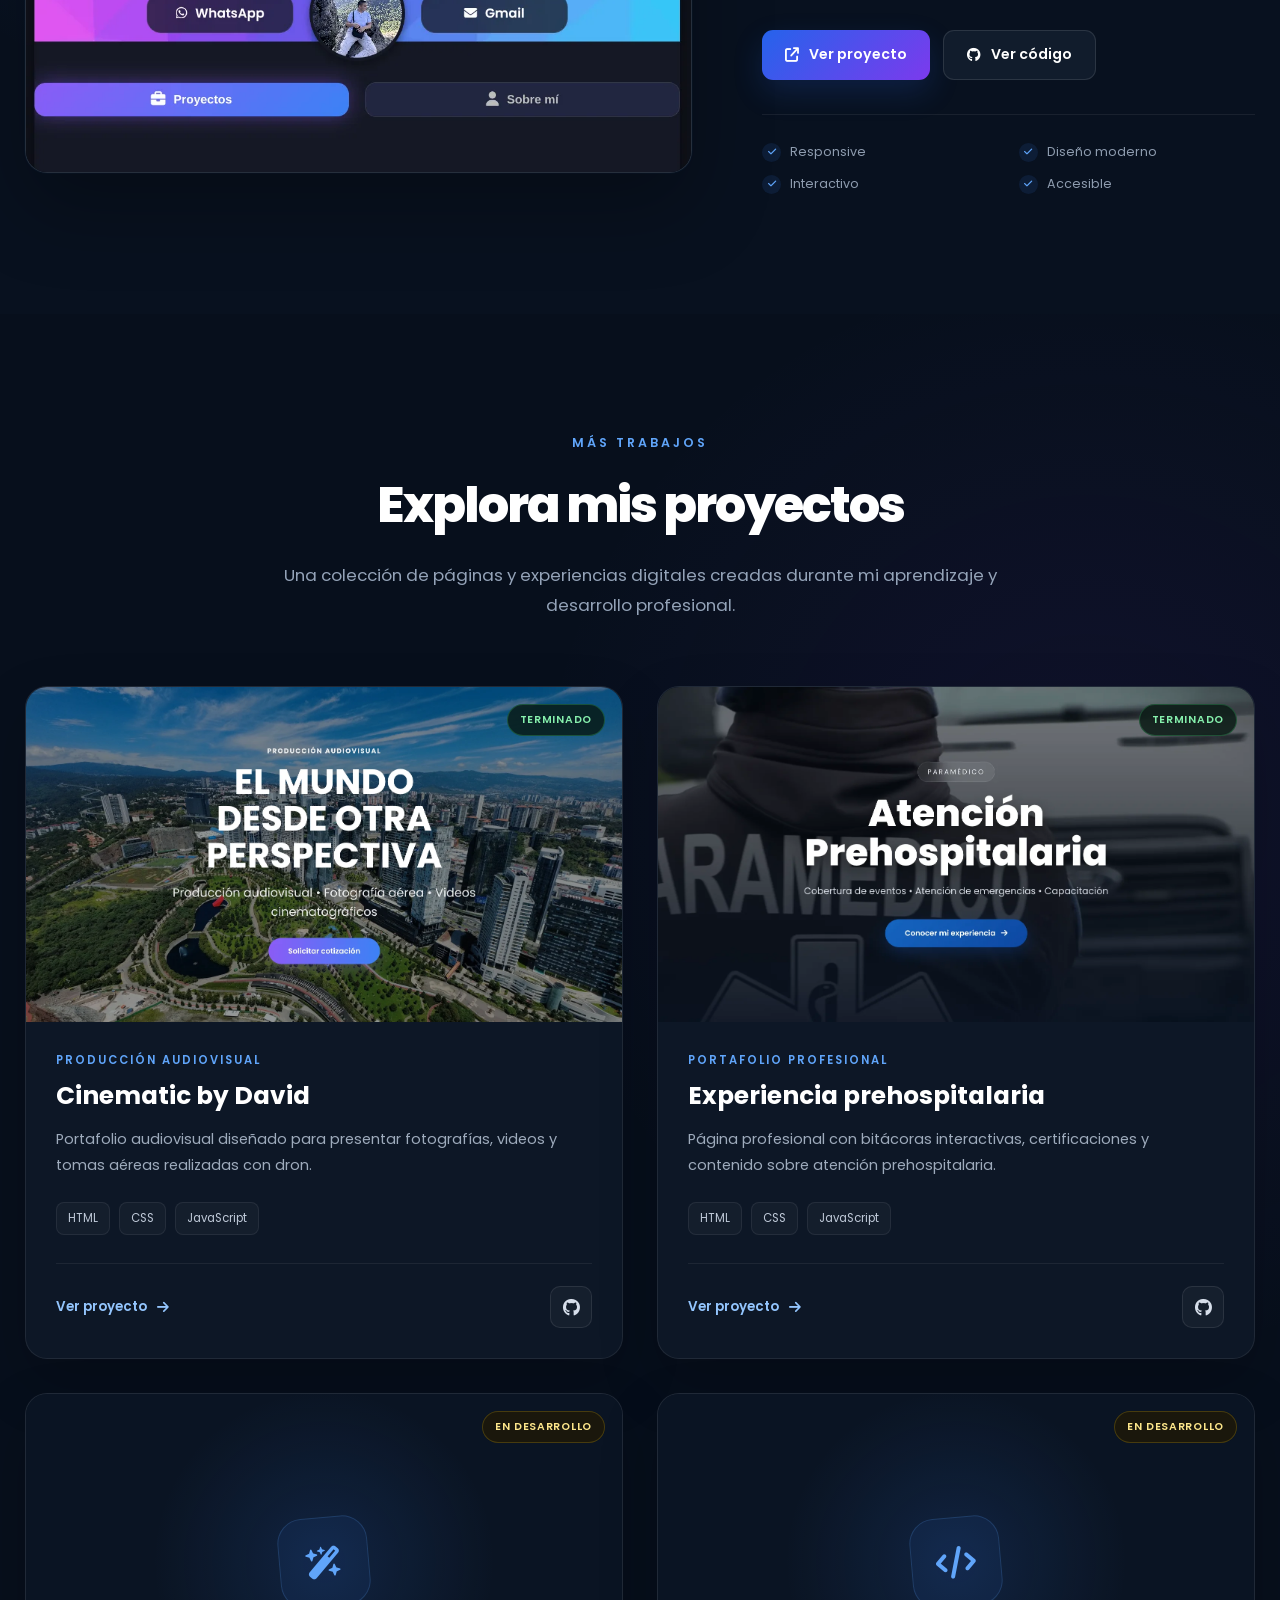
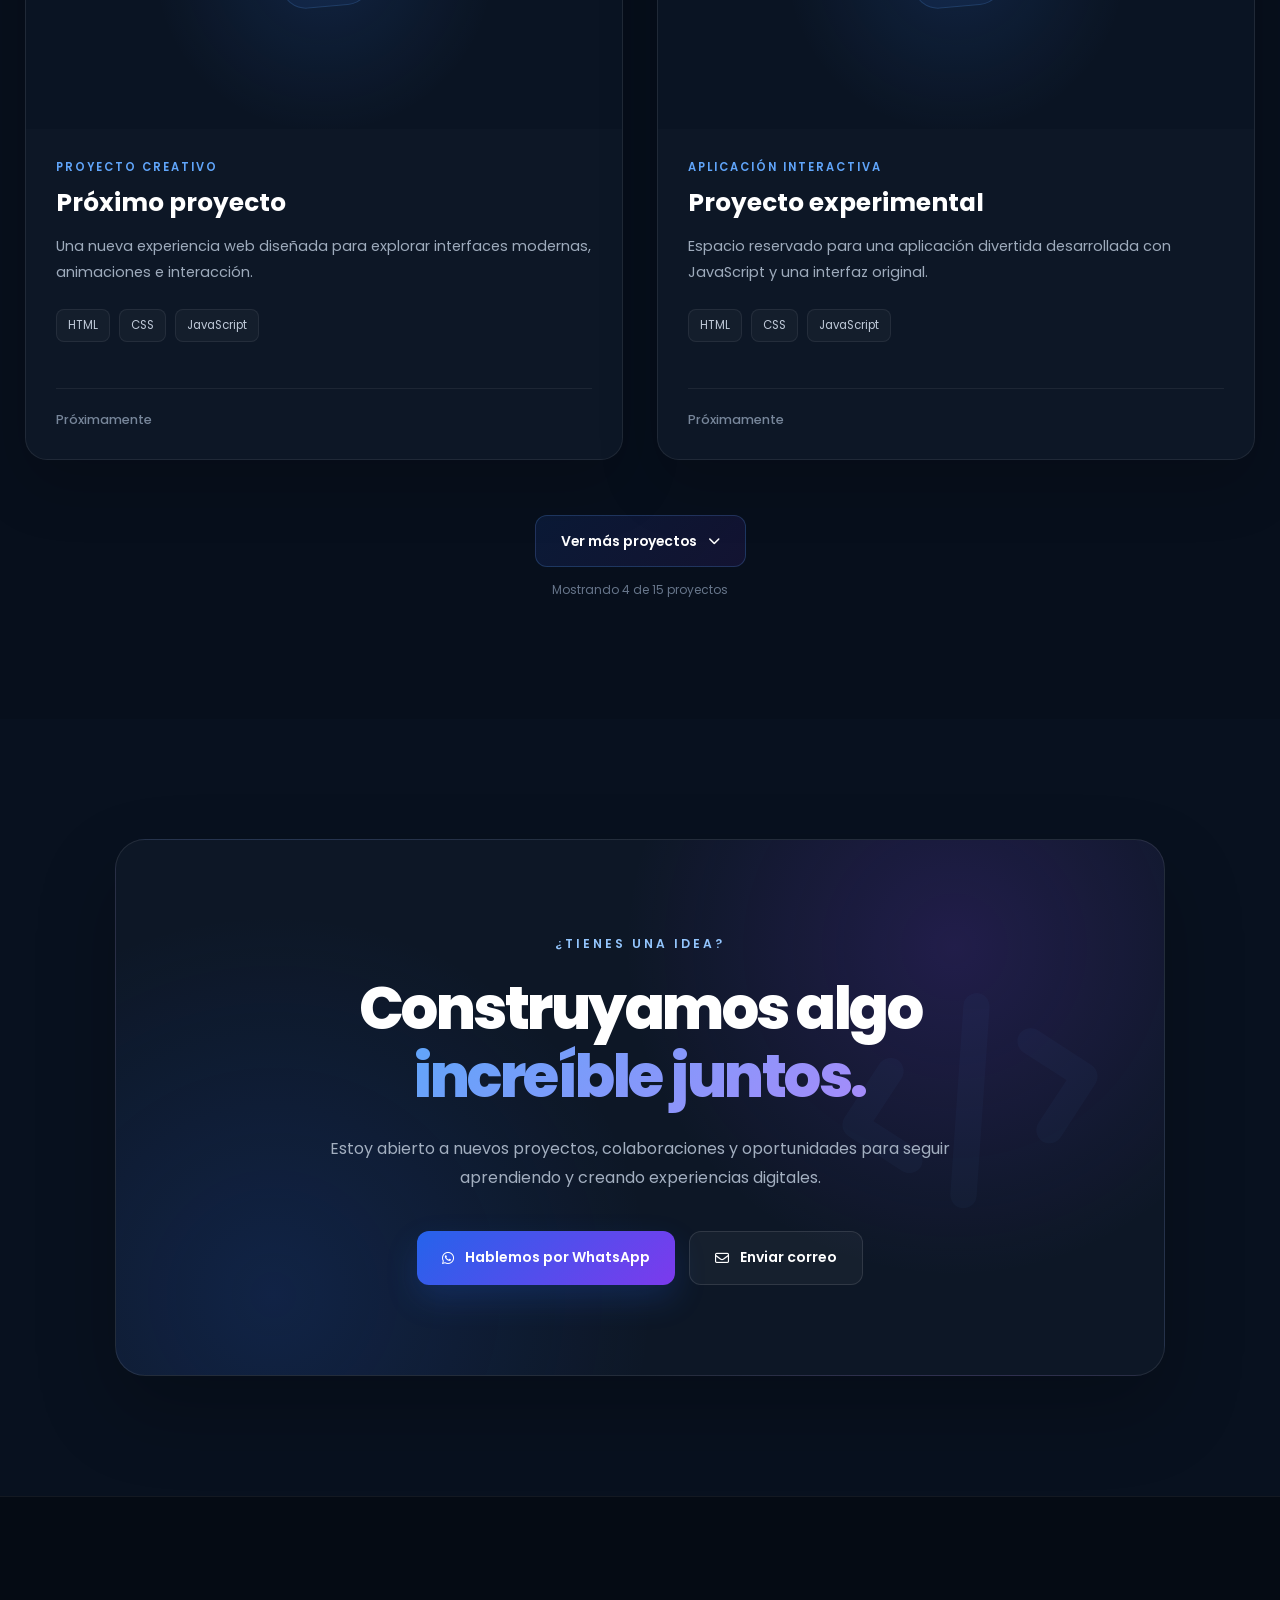
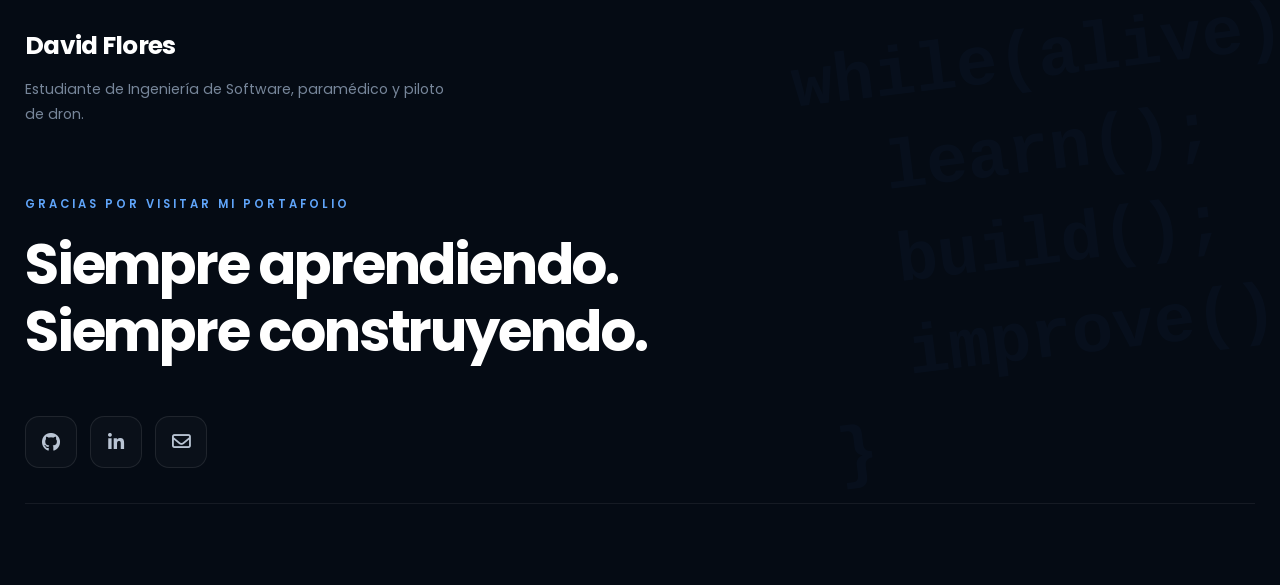
<file: proyectos.html>
<!DOCTYPE html>
<html lang="es">

<head>

    <meta charset="UTF-8">

    <meta name="viewport"
          content="width=device-width, initial-scale=1.0">

    <title>Mis Proyectos | David Flores</title>

    <link rel="icon" href="icon.png">

    <link rel="stylesheet" href="proyectos.css">

    <link rel="preconnect" href="https://fonts.googleapis.com">

    <link rel="preconnect"
          href="https://fonts.gstatic.com"
          crossorigin>

    <link href="https://fonts.googleapis.com/css2?family=Poppins:wght@300;400;500;600;700;800&display=swap"
          rel="stylesheet">

    <link rel="stylesheet"
          href="https://cdnjs.cloudflare.com/ajax/libs/font-awesome/6.7.2/css/all.min.css">

</head>

<body>



    <!--======================================
                HERO
=======================================-->

<header class="hero-proyectos">

    <div class="codigo-fondo" aria-hidden="true">

        <span>const developer = {</span>

        <span>&nbsp;&nbsp;name: "David Flores",</span>

        <span>&nbsp;&nbsp;role: "Software Engineering Student",</span>

        <span>&nbsp;&nbsp;skills: ["HTML", "CSS", "JavaScript"],</span>

        <span>&nbsp;&nbsp;passion: true</span>

        <span>};</span>

    </div>

    <div class="overlay-hero"></div>

    <div class="contenido-hero">

        <span class="etiqueta-hero">
            PORTAFOLIO DE DESARROLLO
        </span>

        <h1>
            Mis <span>Proyectos</span>
        </h1>

        <p>
            Sitios web y experiencias digitales desarrolladas
            durante mi formación como ingeniero de software.
        </p>

        <a href="#proyecto-destacado" class="btn-explorar">

            Explorar proyectos

            <i class="fa-solid fa-arrow-down"></i>

        </a>

    </div>

    <div class="indicador-scroll">

        <span></span>

        Desliza para explorar

    </div>

</header>


<!--======================================
          PROYECTO DESTACADO
=======================================-->

<section class="proyecto-destacado" id="proyecto-destacado">

    <div class="contenedor-destacado">

        <div class="encabezado-seccion">

            <span class="subtitulo-seccion">
                TRABAJO PRINCIPAL
            </span>

            <h2>Proyecto destacado</h2>

            <p>
                Una muestra del proyecto que reúne mi identidad,
                experiencia y crecimiento como desarrollador.
            </p>

        </div>

        <article class="destacado-grid">

            <!-- VENTANA DEL NAVEGADOR -->

            <div class="navegador-proyecto">

                <div class="barra-navegador">

                    <div class="controles-navegador">
                        <span></span>
                        <span></span>
                        <span></span>
                    </div>

                    <div class="direccion-navegador">

                        <i class="fa-solid fa-lock"></i>

                        <span>davidflores.com</span>

                    </div>

                </div>

                <div class="captura-proyecto">

                    <img
                        src="portafolio.webp"
                        alt="Vista previa del portafolio personal de David Flores"
                    >

                    <div class="overlay-captura">

                        <a
                            href="https://ddavidrep.github.io/portafolio-personal/"
                            target="_blank"
                            rel="noopener noreferrer"
                            class="btn-vista-rapida"
                        >
                            <i class="fa-solid fa-eye"></i>
                            Vista previa
                        </a>

                    </div>

                </div>

            </div>

            <!-- INFORMACIÓN -->

            <div class="informacion-destacado">

                <div class="estado-destacado">

                    <span class="punto-estado"></span>

                    Proyecto terminado

                </div>

                <span class="categoria-destacado">
                    DESARROLLO WEB
                </span>

                <h3>Portafolio personal</h3>

                <p class="descripcion-destacado">
                    Sitio web responsivo diseñado para presentar mi
                    experiencia profesional, servicios, proyectos y medios
                    de contacto mediante una interfaz moderna, clara e
                    interactiva.
                </p>

                <div class="tecnologias-destacado">

                    <span>
                        <i class="fa-brands fa-html5"></i>
                        HTML
                    </span>

                    <span>
                        <i class="fa-brands fa-css3-alt"></i>
                        CSS
                    </span>

                    <span>
                        <i class="fa-brands fa-js"></i>
                        JavaScript
                    </span>

                </div>

                <div class="acciones-destacado">

                    <a
                        href="https://ddavidrep.github.io/portafolio-personal/"
                        target="_blank"
                        rel="noopener noreferrer"
                        class="btn-proyecto"
                    >
                        <i class="fa-solid fa-arrow-up-right-from-square"></i>
                        Ver proyecto
                    </a>

                    <a
                        href="https://github.com/ddavidrep/portafolio-personal.git"
                        target="_blank"
                        rel="noopener noreferrer"
                        class="btn-codigo"
                    >
                        <i class="fa-brands fa-github"></i>
                        Ver código
                    </a>

                </div>

                <div class="caracteristicas-proyecto">

                    <span>
                        <i class="fa-solid fa-check"></i>
                        Responsive
                    </span>

                    <span>
                        <i class="fa-solid fa-check"></i>
                        Diseño moderno
                    </span>

                    <span>
                        <i class="fa-solid fa-check"></i>
                        Interactivo
                    </span>

                    <span>
                        <i class="fa-solid fa-check"></i>
                        Accesible
                    </span>

                </div>

            </div>

        </article>

    </div>

</section>


<!--======================================
              MIS PROYECTOS
=======================================-->

<section class="seccion-proyectos" id="mis-proyectos">

    <div class="contenedor-proyectos">

        <div class="encabezado-seccion encabezado-proyectos">

            <span class="subtitulo-seccion">
                MÁS TRABAJOS
            </span>

            <h2>Explora mis proyectos</h2>

            <p>
                Una colección de páginas y experiencias digitales
                creadas durante mi aprendizaje y desarrollo profesional.
            </p>

        </div>

        <div class="grid-proyectos">

            <!-- PROYECTO 1 -->

            <article class="tarjeta-proyecto">

                <div class="imagen-tarjeta">

                    <img
                        src="cinematic-by-david.webp"
                        alt="Vista previa de Cinematic by David"
                    >

                    <span class="estado-tarjeta terminado">
                        Terminado
                    </span>

                    <div class="overlay-tarjeta">

                        <a
                            href="produccion.html"
                            target="_blank"
                            rel="noopener noreferrer"
                            aria-label="Abrir Cinematic by David"
                        >
                            <i class="fa-solid fa-arrow-up-right-from-square"></i>
                        </a>

                    </div>

                </div>

                <div class="contenido-tarjeta">

                    <span class="categoria-tarjeta">
                        PRODUCCIÓN AUDIOVISUAL
                    </span>

                    <h3>Cinematic by David</h3>

                    <p>
                        Portafolio audiovisual diseñado para presentar
                        fotografías, videos y tomas aéreas realizadas con dron.
                    </p>

                    <div class="tecnologias-tarjeta">

                        <span>HTML</span>
                        <span>CSS</span>
                        <span>JavaScript</span>

                    </div>

                    <div class="acciones-tarjeta">

                        <a
                            href="https://ddavidrep.github.io/portafolio-personal/"
                            target="_blank"
                            rel="noopener noreferrer"
                            class="btn-ver-tarjeta"
                        >
                            Ver proyecto
                            <i class="fa-solid fa-arrow-right"></i>
                        </a>

                        <a
                            href="https://github.com/ddavidrep/portafolio-personal.git"
                            target="_blank"
                            rel="noopener noreferrer"
                            class="btn-github-tarjeta"
                            aria-label="Ver código de Cinematic by David"
                        >
                            <i class="fa-brands fa-github"></i>
                        </a>

                    </div>

                </div>

            </article>

            <!-- PROYECTO 2 -->

            <article class="tarjeta-proyecto">

                <div class="imagen-tarjeta">

                    <img
                        src="experiencia-paramedic.webp"
                        alt="Vista previa de experiencia prehospitalaria"
                    >

                    <span class="estado-tarjeta terminado">
                        Terminado
                    </span>

                    <div class="overlay-tarjeta">

                        <a
                            href="experiencia.html"
                            target="_blank"
                            rel="noopener noreferrer"
                            aria-label="Abrir experiencia prehospitalaria"
                        >
                            <i class="fa-solid fa-arrow-up-right-from-square"></i>
                        </a>

                    </div>

                </div>

                <div class="contenido-tarjeta">

                    <span class="categoria-tarjeta">
                        PORTAFOLIO PROFESIONAL
                    </span>

                    <h3>Experiencia prehospitalaria</h3>

                    <p>
                        Página profesional con bitácoras interactivas,
                        certificaciones y contenido sobre atención prehospitalaria.
                    </p>

                    <div class="tecnologias-tarjeta">

                        <span>HTML</span>
                        <span>CSS</span>
                        <span>JavaScript</span>

                    </div>

                    <div class="acciones-tarjeta">

                        <a
                            href="https://ddavidrep.github.io/portafolio-personal/"
                            target="_blank"
                            rel="noopener noreferrer"
                            class="btn-ver-tarjeta"
                        >
                            Ver proyecto
                            <i class="fa-solid fa-arrow-right"></i>
                        </a>

                        <a
                            href="https://github.com/ddavidrep/portafolio-personal"
                            target="_blank"
                            rel="noopener noreferrer"
                            class="btn-github-tarjeta"
                            aria-label="Ver código de experiencia prehospitalaria"
                        >
                            <i class="fa-brands fa-github"></i>
                        </a>

                    </div>

                </div>

            </article>

            <!-- PROYECTO 3 -->

            <article class="tarjeta-proyecto proyecto-proximo">

                <div class="imagen-tarjeta imagen-proxima">

                    <div class="icono-proximo">
                        <i class="fa-solid fa-wand-magic-sparkles"></i>
                    </div>

                    <span class="estado-tarjeta desarrollo">
                        En desarrollo
                    </span>

                </div>

                <div class="contenido-tarjeta">

                    <span class="categoria-tarjeta">
                        PROYECTO CREATIVO
                    </span>

                    <h3>Próximo proyecto</h3>

                    <p>
                        Una nueva experiencia web diseñada para explorar
                        interfaces modernas, animaciones e interacción.
                    </p>

                    <div class="tecnologias-tarjeta">

                        <span>HTML</span>
                        <span>CSS</span>
                        <span>JavaScript</span>

                    </div>

                    <div class="acciones-tarjeta">

                        <span class="mensaje-proximamente">
                            Próximamente
                        </span>

                    </div>

                </div>

            </article>

            <!-- PROYECTO 4 -->

            <article class="tarjeta-proyecto proyecto-proximo">

                <div class="imagen-tarjeta imagen-proxima">

                    <div class="icono-proximo">
                        <i class="fa-solid fa-code"></i>
                    </div>

                    <span class="estado-tarjeta desarrollo">
                        En desarrollo
                    </span>

                </div>

                <div class="contenido-tarjeta">

                    <span class="categoria-tarjeta">
                        APLICACIÓN INTERACTIVA
                    </span>

                    <h3>Proyecto experimental</h3>

                    <p>
                        Espacio reservado para una aplicación divertida
                        desarrollada con JavaScript y una interfaz original.
                    </p>

                    <div class="tecnologias-tarjeta">

                        <span>HTML</span>
                        <span>CSS</span>
                        <span>JavaScript</span>

                    </div>

                    <div class="acciones-tarjeta">

                        <span class="mensaje-proximamente">
                            Próximamente
                        </span>

                    </div>

                </div>

            </article>


                 <!-- PROYECTO 5 -->

<article class="tarjeta-proyecto proyecto-proximo revelar">

    <div class="imagen-tarjeta imagen-proxima">

        <div class="icono-proximo">
            <i class="fa-solid fa-cloud-sun"></i>
        </div>

        <span class="estado-tarjeta desarrollo">
            Próximamente
        </span>

    </div>

    <div class="contenido-tarjeta">

        <span class="categoria-tarjeta">
            APLICACIÓN WEB
        </span>

        <h3>Proyecto 05</h3>

        <p>
            Espacio reservado para una futura aplicación web moderna,
            responsiva e interactiva.
        </p>

        <div class="tecnologias-tarjeta">
            <span>HTML</span>
            <span>CSS</span>
            <span>JavaScript</span>
        </div>

        <div class="acciones-tarjeta">

            <span class="mensaje-proximamente">
                Próximamente
            </span>

        </div>

    </div>

</article>


<!-- PROYECTO 6 -->

<article class="tarjeta-proyecto proyecto-proximo revelar">

    <div class="imagen-tarjeta imagen-proxima">

        <div class="icono-proximo">
            <i class="fa-solid fa-list-check"></i>
        </div>

        <span class="estado-tarjeta desarrollo">
            En desarrollo
        </span>

    </div>

    <div class="contenido-tarjeta">

        <span class="categoria-tarjeta">
            PRODUCTIVIDAD
        </span>

        <h3>Proyecto 06</h3>

        <p>
            Próxima herramienta enfocada en organización,
            productividad y administración de información.
        </p>

        <div class="tecnologias-tarjeta">
            <span>HTML</span>
            <span>CSS</span>
            <span>JavaScript</span>
        </div>

        <div class="acciones-tarjeta">

            <span class="mensaje-proximamente">
                En desarrollo
            </span>

        </div>

    </div>

</article>


<!-- PROYECTO 7 -->

<article class="tarjeta-proyecto proyecto-proximo revelar">

    <div class="imagen-tarjeta imagen-proxima">

        <div class="icono-proximo">
            <i class="fa-solid fa-chart-line"></i>
        </div>

        <span class="estado-tarjeta desarrollo">
            Próximamente
        </span>

    </div>

    <div class="contenido-tarjeta">

        <span class="categoria-tarjeta">
            DASHBOARD
        </span>

        <h3>Proyecto 07</h3>

        <p>
            Dashboard preparado para mostrar estadísticas,
            gráficas, filtros y datos interactivos.
        </p>

        <div class="tecnologias-tarjeta">
            <span>JavaScript</span>
            <span>API</span>
            <span>Charts</span>
        </div>

        <div class="acciones-tarjeta">

            <span class="mensaje-proximamente">
                Próximamente
            </span>

        </div>

    </div>

</article>


<!-- PROYECTO 8 -->

<article class="tarjeta-proyecto proyecto-proximo revelar">

    <div class="imagen-tarjeta imagen-proxima">

        <div class="icono-proximo">
            <i class="fa-solid fa-calendar-check"></i>
        </div>

        <span class="estado-tarjeta desarrollo">
            En desarrollo
        </span>

    </div>

    <div class="contenido-tarjeta">

        <span class="categoria-tarjeta">
            SISTEMA WEB
        </span>

        <h3>Proyecto 08</h3>

        <p>
            Sistema digital con formularios, fechas,
            gestión de registros y experiencia responsiva.
        </p>

        <div class="tecnologias-tarjeta">
            <span>HTML</span>
            <span>CSS</span>
            <span>JavaScript</span>
        </div>

        <div class="acciones-tarjeta">

            <span class="mensaje-proximamente">
                En desarrollo
            </span>

        </div>

    </div>

</article>


<!-- PROYECTO 9 -->

<article class="tarjeta-proyecto proyecto-proximo revelar">

    <div class="imagen-tarjeta imagen-proxima">

        <div class="icono-proximo">
            <i class="fa-solid fa-graduation-cap"></i>
        </div>

        <span class="estado-tarjeta desarrollo">
            Próximamente
        </span>

    </div>

    <div class="contenido-tarjeta">

        <span class="categoria-tarjeta">
            EDUCACIÓN
        </span>

        <h3>Proyecto 09</h3>

        <p>
            Plataforma educativa preparada para cursos,
            contenido multimedia y seguimiento del progreso.
        </p>

        <div class="tecnologias-tarjeta">
            <span>UI/UX</span>
            <span>JavaScript</span>
            <span>Responsive</span>
        </div>

        <div class="acciones-tarjeta">

            <span class="mensaje-proximamente">
                Próximamente
            </span>

        </div>

    </div>

</article>


<!-- PROYECTO 10 -->

<article class="tarjeta-proyecto proyecto-proximo revelar">

    <div class="imagen-tarjeta imagen-proxima">

        <div class="icono-proximo">
            <i class="fa-solid fa-cart-shopping"></i>
        </div>

        <span class="estado-tarjeta desarrollo">
            En desarrollo
        </span>

    </div>

    <div class="contenido-tarjeta">

        <span class="categoria-tarjeta">
            COMERCIO ELECTRÓNICO
        </span>

        <h3>Proyecto 10</h3>

        <p>
            Tienda digital preparada para productos,
            carrito de compras, búsqueda y filtros.
        </p>

        <div class="tecnologias-tarjeta">
            <span>JavaScript</span>
            <span>LocalStorage</span>
            <span>UI/UX</span>
        </div>

        <div class="acciones-tarjeta">

            <span class="mensaje-proximamente">
                En desarrollo
            </span>

        </div>

    </div>

</article>


<!-- PROYECTO 11 -->

<article class="tarjeta-proyecto proyecto-proximo revelar">

    <div class="imagen-tarjeta imagen-proxima">

        <div class="icono-proximo">
            <i class="fa-solid fa-robot"></i>
        </div>

        <span class="estado-tarjeta desarrollo">
            Próximamente
        </span>

    </div>

    <div class="contenido-tarjeta">

        <span class="categoria-tarjeta">
            INTELIGENCIA ARTIFICIAL
        </span>

        <h3>Proyecto 11</h3>

        <p>
            Experiencia digital inspirada en herramientas
            inteligentes y nuevas tecnologías.
        </p>

        <div class="tecnologias-tarjeta">
            <span>JavaScript</span>
            <span>API</span>
            <span>IA</span>
        </div>

        <div class="acciones-tarjeta">

            <span class="mensaje-proximamente">
                Próximamente
            </span>

        </div>

    </div>

</article>


<!-- PROYECTO 12 -->

<article class="tarjeta-proyecto proyecto-proximo revelar">

    <div class="imagen-tarjeta imagen-proxima">

        <div class="icono-proximo">
            <i class="fa-solid fa-heart-pulse"></i>
        </div>

        <span class="estado-tarjeta desarrollo">
            En desarrollo
        </span>

    </div>

    <div class="contenido-tarjeta">

        <span class="categoria-tarjeta">
            TECNOLOGÍA MÉDICA
        </span>

        <h3>Proyecto 12</h3>

        <p>
            Herramienta relacionada con atención médica,
            información clínica o servicios prehospitalarios.
        </p>

        <div class="tecnologias-tarjeta">
            <span>Dashboard</span>
            <span>JavaScript</span>
            <span>Datos</span>
        </div>

        <div class="acciones-tarjeta">

            <span class="mensaje-proximamente">
                En desarrollo
            </span>

        </div>

    </div>

</article>


<!-- PROYECTO 13 -->

<article class="tarjeta-proyecto proyecto-proximo revelar">

    <div class="imagen-tarjeta imagen-proxima">

        <div class="icono-proximo">
            <i class="fa-solid fa-gamepad"></i>
        </div>

        <span class="estado-tarjeta desarrollo">
            Próximamente
        </span>

    </div>

    <div class="contenido-tarjeta">

        <span class="categoria-tarjeta">
            JUEGO INTERACTIVO
        </span>

        <h3>Proyecto 13</h3>

        <p>
            Espacio reservado para un juego creado con
            lógica de JavaScript y diseño personalizado.
        </p>

        <div class="tecnologias-tarjeta">
            <span>JavaScript</span>
            <span>DOM</span>
            <span>Game Logic</span>
        </div>

        <div class="acciones-tarjeta">

            <span class="mensaje-proximamente">
                Próximamente
            </span>

        </div>

    </div>

</article>


<!-- PROYECTO 14 -->

<article class="tarjeta-proyecto proyecto-proximo revelar">

    <div class="imagen-tarjeta imagen-proxima">

        <div class="icono-proximo">
            <i class="fa-solid fa-layer-group"></i>
        </div>

        <span class="estado-tarjeta desarrollo">
            En desarrollo
        </span>

    </div>

    <div class="contenido-tarjeta">

        <span class="categoria-tarjeta">
            PROYECTO ESPECIAL
        </span>

        <h3>Proyecto 14</h3>

        <p>
            Espacio disponible para una de tus próximas ideas,
            con diseño, propósito y personalidad propios.
        </p>

        <div class="tecnologias-tarjeta">
            <span>HTML</span>
            <span>CSS</span>
            <span>JavaScript</span>
        </div>

        <div class="acciones-tarjeta">

            <span class="mensaje-proximamente">
                En desarrollo
            </span>

        </div>

    </div>

</article>



<article class="tarjeta-proyecto proyecto-proximo revelar">

    <div class="imagen-tarjeta imagen-proxima">

        <div class="icono-proximo">
            <i class="fa-solid fa-layer-group"></i>
        </div>

        <span class="estado-tarjeta desarrollo">
            En desarrollo
        </span>

    </div>

    <div class="contenido-tarjeta">

        <span class="categoria-tarjeta">
            PROYECTO ESPECIAL
        </span>

        <h3>Proyecto 15</h3>

        <p>
            Espacio disponible para una de tus próximas ideas,
            con diseño, propósito y personalidad propios.
        </p>

        <div class="tecnologias-tarjeta">
            <span>HTML</span>
            <span>CSS</span>
            <span>JavaScript</span>
        </div>

        <div class="acciones-tarjeta">

            <span class="mensaje-proximamente">
                En desarrollo
            </span>

            </div>

         </div>

         </article>


        </div>

        <div class="controles-proyectos">

    <button
        type="button"
        class="btn-mostrar-proyectos"
        id="btn-mostrar-proyectos"
        aria-expanded="false"
    >
        <span>Ver más proyectos</span>

        <i class="fa-solid fa-chevron-down"></i>
    </button>

    <p class="contador-proyectos" id="contador-proyectos">
        Mostrando 4 de 14 proyectos
    </p>

</div>

    </div>

</section> 

<!--======================================
                CONTACTO
=======================================-->

<section class="contacto-proyectos">

    <div class="contenedor-contacto">

        <div class="decoracion-contacto" aria-hidden="true">
            <i class="fa-solid fa-code"></i>
        </div>

        <span class="etiqueta-contacto">
            ¿TIENES UNA IDEA?
        </span>

        <h2>
            Construyamos algo
            <span>increíble juntos.</span>
        </h2>

        <p>
            Estoy abierto a nuevos proyectos, colaboraciones y oportunidades
            para seguir aprendiendo y creando experiencias digitales.
        </p>

        <div class="acciones-contacto">

            <a
                href="https://wa.me/525524827404"
                target="_blank"
                rel="noopener noreferrer"
                class="btn-contacto-principal"
            >
                <i class="fa-brands fa-whatsapp"></i>
                Hablemos por WhatsApp
            </a>

            <a
                href="mailto:strifemtg@gmail.com"
                class="btn-contacto-secundario"
            >
                <i class="fa-regular fa-envelope"></i>
                Enviar correo
            </a>

        </div>

    </div>

</section>

<!--======================================
                FOOTER
=======================================-->

<footer class="footer-proyectos">

    <div class="codigo-footer" aria-hidden="true">

        <span>while(alive){</span>

        <span>&nbsp;&nbsp;learn();</span>

        <span>&nbsp;&nbsp;build();</span>

        <span>&nbsp;&nbsp;improve();</span>

        <span>}</span>

    </div>

    <div class="contenedor-footer">

        <div class="marca-footer">

            <a href="index.html" class="nombre-footer">
                David Flores
            </a>

            <p>
                Estudiante de Ingeniería de Software,
                paramédico y piloto de dron.
            </p>

        </div>

        <div class="mensaje-footer">

            <span>GRACIAS POR VISITAR MI PORTAFOLIO</span>

            <h2>
                Siempre aprendiendo.<br>
                Siempre construyendo.
            </h2>

        </div>

        <div class="redes-footer">

            <a
                href="#"
                target="_blank"
                rel="noopener noreferrer"
                aria-label="Visitar GitHub"
            >
                <i class="fa-brands fa-github"></i>
            </a>

            <a
                href="#"
                target="_blank"
                rel="noopener noreferrer"
                aria-label="Visitar LinkedIn"
            >
                <i class="fa-brands fa-linkedin-in"></i>
            </a>

            <a
                href="mailto:strifemtg@gmail.com"
                aria-label="Enviar correo"
            >
                <i class="fa-regular fa-envelope"></i>
            </a>

        </div>

        <div class="linea-footer"></div>

        <div class="pie-footer">

            <p>
                © 2026 David Flores. Todos los derechos reservados.
            </p>

            <p>
                Diseñado y desarrollado por mí.
            </p>

        </div>

    </div>

</footer>

<a href="index.html" class="btn-regresar" aria-label="Regresar al inicio">

    <i class="fa-solid fa-arrow-left"></i>

</a>

<script src="proyectos.js"></script>

</body>
</html>
</file>
<file: style.css>
body{
    background-color: #0f111a;
    color: #ffffff;
    font-family: Arial, sans-serif;
    margin: 0px;
    display: flex;
    justify-content: center;
    padding: 0px;
    font-family: 'Poppins', sans-serif;
}

.portafolio-container{
    width: 100%;
    max-width: 800px;
    background-color: #151824;
    border-radius: 15px;
    overflow: hidden;
    box-shadow: 0px 8px 20px rgba(0, 0, 0, 0.5);
}

/* --- BANNER PRINCIPAL --- */
.header-banner {
    display: flex;
    flex-direction: column;
    justify-content: space-between; /* Deja el texto arriba y empuja la interacción abajo */
    align-items: center;
    position: relative;
    height: 360px; /* Le damos un poco más de aire para que quepa todo */
    border-radius: 5px;
    margin-top: 0px; /* Quitamos el margen negativo raro */
    padding: 30px 20px 0 20px;
    box-sizing: border-box;
}


.header-banner::before{
    content: "";
    position: absolute;
    inset: 0;
    background-image: url("banner.webp");
    background-size: cover;
    background-position: center;
    transition: transform 0.35s ease;
    z-index: 0;
}

.header-banner:hover::before{
    transform: scale(1.025);
}

/* Todo el contenido del banner queda encima de la imagen */
.header-banner > *{
    position: relative;
    z-index: 1;
}


.header-profile-pic {
    margin-top: -60px;
    border-radius: 50%;
    border: 3px solid #7c3aed; 
    box-shadow: 0 4px 10px rgba(0,0,0,0.4);
}

.header-button {
    margin: 10px;
    background-color: rgba(255, 255, 255, 0.1);
    color: #ffffff;
    border: 1px solid rgba(255, 255, 255, 0.3);
}

.header-button:hover {
    background-color: rgba(255, 255, 255, 0.2);
}

.header-personal h1{
margin: 0;
font-size: 1.6rem;
text-shadow: 0px 2px 4px rgb(0,0,0,0.4);
}

.foto-perfil {
    width: 110px;
    height: 110px;
    border-radius: 50%;
    border: 4px solid #151824;
    object-fit: cover;
    flex-shrink: 0; /* Evita que se deforme */
    box-shadow: 0px 4px 10px rgba(0,0,0,0.4);
}

.contenido-principal{
    padding: 20px;
}

.tarjeta-servicio{
    background-color: #2b2b2b;
    padding: 30px;
    border-radius: 18px;
    margin-bottom: 15px;
    border: 1px solid rgba(255,255,255,.08);

    text-align: center;

    display: flex;
    flex-direction: column;
    justify-content: space-evenly;
    align-items: center;
    gap: 10px;

    transition: transform .3s ease, box-shadow .3s ease;

    min-height: 260px;
    height: auto;

    text-decoration: none;
    color: white;
    position: relative;
    overflow: hidden;
}

.tarjeta-servicio::before{
    content:"";
    position:absolute;
    top: 0;
    left: -120%;
    width: 60%;
    height: 100%;
    
    background: linear-gradient(
        120deg,
        transparent,
        rgba(255,255,255,.18),
        transparent
    );
    
    transform: skewX(-25deg);

    background: linear-gradient(
        120deg,
        transparent,
        rgba(168,85,247,.18),
        rgba(59,130,246,.18),
        rgba(236,72,153,.18),
        transparent
    );


}

.tarjeta-servicio:hover::before{
    animation: brillo .8s ease;
    left: 170%;
}

.tarjeta-servicio:hover{
    transform: translateY(-10px);

    box-shadow:
        0 0 20px rgba(139,92,246,.25),
        0 0 40px rgba(59,130,246,.12);
}

.tarjeta-servicio h3{
    font-size: 1.45rem;
    font-weight: 700;
    margin-bottom: 15px;
    color: white;
}

.tarjeta-servicio p{
    color: #b8b8b8;
    line-height: 1.7;
    font-size: .95rem;
    margin-bottom: 22px;
}

.defecto-oculto{
    display: none;
}

@keyframes fadeIn {
    from{ opacity: 0; transform: translateY(10px);}
    to{opacity: 1; transform: translateY(0)}
}

.btn-contacto{

    transition:
    transform .30s,
    background .30s,
    box-shadow .30s;

    display:flex;
    align-items:center;
    justify-content:center;
    gap:10px;

    width:180px;
    height:48px;

    text-decoration:none;

    color:white;

    border-radius:18px;

    background:rgba(21,24,36,.75);

    border:1px solid rgba(255,255,255,.08);

    backdrop-filter:blur(10px);


    font-weight:600;

}

.btn-contacto:hover{
   transform: translateY(-4px);
   background: linear-gradient(
    135deg,
        #8b5cf6,
        #3b82f6,
        #ec4899
   );
   
   color: white;
   box-shadow: 0 0 20px rgba(139, 92, 246, .35);
}

.foto-bio{
    width: 100%;
    max-height: 250px;
    object-fit: cover;
    border-radius: 10px;
    margin-bottom: 15px;
    border: #22263f;
}

.txt-bio{
    font-size: 0.95rem;
    line-height: 1.5;
    color: #d1d5db;
}

.btn-pestana{
    flex: 1;
    background: none;
    border: none;
    color: #888;
    font-size: 1rem;
    cursor: pointer;
    transition: 0.3s;
}

.seccion-bloque{
    animation: fadeIn 0.4s ease;
}

.foto-bio{
    width: 180px;

    height: 230px;

    object-fit: cover;

    display: block;

    margin: 0 auto 25px;

    border-radius: 18px;

    border: 2px solid rgba(255, 255, 255, 0.8);

   
}

.defecto-oculto{
    display: none;
}

.info-personal {
    position: relative;
    z-index: 2;
    text-align: center;
}

.contactos-banner{

    display:flex;
    justify-content: center;
    align-items: center;
    gap: 25px;
    margin-top:60px;
    flex-wrap: wrap;

}

/* ========================= */
/* BARRA DE NAVEGACIÓN */
/* ========================= */

.pestana-nav {
    display: flex;
    justify-content: center;
    align-items: center;
    gap: 20px;
    margin: 50px auto 30px auto; 
}

.btn-pestana{
    display: flex;
    align-items: center;
    justify-content: center;
    gap: 10px;

    padding: 12px 22px;

    background: #22263f;

    border: 1px solid rgba(255,255,255,.08);

    border-radius: 14px;

    color: #bcbcbc;

    font-size: 15px;
    font-weight: 600;

    cursor: pointer;

    transition: all .35s ease;

}

.btn-pestana i{
    font-size:18px;
    transition:.35s;
}

.btn-pestana:hover{

    transform: translateY(-4px);

    color:white;

    border-color:#8b5cf6;

    box-shadow:
        0 0 20px rgba(139,92,246,.30);

}

.btn-pestana:hover i{

    transform:rotate(-10deg) scale(1.15);

}

.btn-pestana.active{

    background:linear-gradient(
        135deg,
        #8b5cf6,
        #3b82f6
    );

    color:white;

    box-shadow:
        0 0 25px rgba(139,92,246,.45);

    border:none;

}

.info-personal h1 {
    font-size: 42px; /* Un tamaño más responsivo de base */
    font-weight: 700;
    color: white;
    margin-bottom: 10px;
    text-shadow: 0 3px 10px rgba(0,0,0,.35);
}

.info-personal p{
    font-size: 15px;
    color: white;
    line-height: 1.4;
    text-shadow: 0 2px 8px rgba(0,0,0,.3);
}

.contenedor-tarjetas{
    display: grid;
    grid-template-columns: repeat(2, 1fr);
    gap: 30px;
    margin-top: 30px;
}

.icono-servicio{
    font-size: 55px;
    color: #8b5cf6;
    margin-bottom: -20px;
    transition: all .35s ease;

    
}

.tarjeta-servicio:hover .icono-servicio{
    transform: scale(1.12);
    color: #ec4899;
}

.ver-mas{
    font-size: .9rem;
    font-weight: 600;
    color: #8b5cf6;
    transition: all .35s ease;
}

.tarjeta-servicio:hover .ver-mas{
    color: #ec4899;
    transform: translateX(8px);
}

@keyframes brillo{
    from{
        left: -120%;
    }

    to{
        left: 160%;
    }
}

#sec-sobremi h2{
    text-align: center;
    font-size: 2.4rem;
    margin-bottom: 30px;
}

.tarjeta-bio{

    background:#232323;

    border:1px solid rgba(255,255,255,.08);

    border-radius:22px;

    padding: 35px;

    margin-top:35px;

    text-align:center;

    box-shadow:0 15px 40px rgba(0,0,0,.30);
    max-width: 760px;
    margin: 35px auto;

}

.cargo-bio::after{

    content:"";

    display:block;

    width:90px;

    height:4px;

    margin:22px auto;

    border-radius:30px;

    background:linear-gradient(
        90deg,
        #8b5cf6,
        #3b82f6,
        #ec4899
    );

}

.habilidades-bio{

    display:flex;

    justify-content:center;

    flex-wrap:wrap;

    gap:15px;

    margin:30px 0;

}

.habilidades-bio span{

    display:flex;

    align-items:center;

    gap:8px;

    padding:10px 18px;

    border-radius:30px;

    background:#2b2b2b;

    border:1px solid rgba(255,255,255,.08);

    color:white;

    font-size:.9rem;

    font-weight:600;

    transition:.35s;

}

.habilidades-bio span i{

    color:#8b5cf6;

}

.habilidades-bio span:hover{

    transform:translateY(-4px);

    border-color:#8b5cf6;

    box-shadow:
    0 0 20px rgba(139,92,246,.25);

}

.footer{
    margin-top: 70px;
    padding: 25px 20px;
    text-align: center;
    opacity: .55;
}

.linea-footer{
    width: 70%;
    height: 1px;
    margin: 0 auto 18px;
    background: linear-gradient(
        90deg,
        transparent,
        rgba(255,255,255,.18),
        transparent
    );
}

.footer p{
    margin: 0;
    font-size: .9rem;
    color: #bdbdbd;
}

.footer span{
    display:block;
    margin-top:8px;
    font-size:.78rem;
    color:#7d7d7d;
}

/* ===========================
   RESPONSIVE CELULAR
=========================== */

@media (max-width: 768px) {
    .header-banner {
        height: auto; /* Que crezca según el texto en móvil */
        padding-bottom: 70px; /* Espacio para que no se encima la foto */
    }

    .info-personal h1 {
        font-size: 32px; /* Más chico en celular */
    }

    /* En móvil rompemos la fila para que no se amontone horizontalmente */
    .profile-interaction-container {
        position: absolute;
        bottom: -90px; /* Lo bajamos más porque los botones se apilarán abajo */
        flex-direction: column; /* Apilados: Foto arriba, botones abajo */
        gap: 10px;
    }

    /* La foto se queda arriba de los botones en la pila */
    .foto-perfil {
        width: 95px;
        height: 95px;
        order: 1; /* Obliga a la foto a ir primero */
    }

    /* Los botones se acomodan abajo ordenados */
    .profile-interaction-container .btn-contacto {
        order: 2; /* Van después de la foto */
        width: 200px;
        height: 42px;
    }

    /* Empujamos el menú de navegación principal hacia abajo para que libre los botones */
    .pestana-nav {
        margin-top: 110px;
    }
}

.profile-interaction-container {
    position: absolute;
    bottom: -24px; /* Hace que flote exactamente a la mitad del borde del banner */
    left: 50%;
    transform: translateX(-50%);
    display: flex;
    flex-direction: row; /* Fila en PC: Botón | Foto | Botón */
    align-items: center;
    justify-content: center;
    gap: 20px;
    z-index: 3;
    width: 100%;
    max-width: 600px;
}
</file>
<file: experiencia.css>
/*======================================
                RESET
======================================*/

*{
    margin:0;
    padding:0;
    box-sizing:border-box;
}

html{

    scroll-behavior:smooth;

}

body{

    font-family:'Poppins',sans-serif;

    background: #08111F;

    color:white;

    overflow-x:hidden;

}

/*======================================
            INTRODUCCIÓN
======================================*/

.intro-experiencia{

    position:relative;

    min-height:100vh;

    display:flex;

    justify-content:center;

    align-items:center;

    text-align:center;

    padding:0 25px;

    overflow:hidden;

    background:
    linear-gradient(
        rgba(8,17,31,.82),
        rgba(8,17,31,.96)
    );

}

.intro-contenido{

    max-width:900px;

    position:relative;

    z-index:2;

    animation:entrada 1.2s ease;

}

.intro-etiqueta{

    display:inline-block;

    padding:10px 22px;

    border-radius:50px;

    background:rgba(255,255,255,.06);

    border:1px solid rgba(255,255,255,.08);

    margin-bottom:30px;

    letter-spacing:3px;

    font-size:.85rem;

    color:#cfd8dc;

}

.intro-contenido h1{

    font-size:4.5rem;

    line-height:1.08;

    margin-bottom:30px;

    font-weight:800;

}

.intro-contenido h1 span{

    color:#4dabf7;

}

.intro-contenido p{

    font-size:1.2rem;

    color:#bfc8d1;

    line-height:1.8;

    max-width:750px;

    margin:auto;

    margin-bottom:50px;

}

/*======================================
                BOTÓN
======================================*/

.btn-descubrir{

    display:inline-flex;

    align-items:center;

    gap:12px;

    text-decoration:none;

    color:white;

    padding:18px 42px;

    border-radius:50px;

    background:linear-gradient(135deg,#1565C0,#1E88E5);

    transition:.35s;

    font-weight:600;

}

.btn-descubrir:hover{

    transform:translateY(-7px);

    box-shadow:0 20px 40px rgba(30,136,229,.35);

}

.btn-descubrir:hover i{

    transform:translateY(4px);

}

.btn-descubrir i{

    transition:.35s;

}

/*======================================
            SCROLL
======================================*/

.indicador-scroll{

    position:absolute;

    bottom:35px;

    left:50%;

    transform:translateX(-50%);

    display:flex;

    flex-direction:column;

    align-items:center;

    gap:10px;

    text-decoration:none;

    color:white;

    animation:flotar 2s infinite;

}

.indicador-scroll span{

    font-size:.9rem;

    color:#cfd8dc;

}

/*======================================
            QUIÉN SOY
======================================*/

.quien-soy{

    max-width:1300px;

    margin:140px auto;

    padding:0 40px;

}

.quien-soy-contenedor{

    display:grid;

    grid-template-columns:1fr 1fr;

    gap:70px;

    align-items:center;

}

.quien-soy-imagen img{

    width:100%;

    border-radius:24px;

    box-shadow:0 25px 60px rgba(0,0,0,.45);

}

.seccion-etiqueta{

    color:#4dabf7;

    letter-spacing:3px;

    font-size:.9rem;

}

.quien-soy-texto h2{

    font-size:3rem;

    margin:20px 0;

}

.quien-soy-texto p{

    color:#cfd8dc;

    line-height:2;

    margin-bottom:35px;

}

/*======================================
            DATOS
======================================*/

.datos-personales{

    display:flex;

    flex-direction:column;

    gap:22px;

}

.dato{

    display:flex;

    align-items:center;

    gap:18px;

    font-size:1.05rem;

}

.dato i{

    width:55px;

    height:55px;

    border-radius:50%;

    background:#1565C0;

    display:flex;

    justify-content:center;

    align-items:center;

}

/*======================================
        EXPERIENCIAS EN SERVICIO
======================================*/

.experiencias{
    max-width:1250px;
    margin:150px auto;
    padding:0 35px;
}

.encabezado-experiencias{
    max-width:760px;
    margin:0 auto 65px;
    text-align:center;
}

.encabezado-experiencias h2{
    font-size:3rem;
    margin:18px 0;
    line-height:1.15;
}

.encabezado-experiencias p{
    color:#aeb8c4;
    line-height:1.8;
    font-size:1rem;
}

/*======================================
            GRID DE TARJETAS
======================================*/

.grid-experiencias{
    display:grid;
    grid-template-columns:repeat(2, minmax(0,1fr));
    gap:30px;
}

/*======================================
             TARJETA 3D
======================================*/

.tarjeta-experiencia{
    position:relative;
    height:700px;
    perspective:1400px;
}

.tarjeta-interior{
    position:relative;
    width:100%;
    height:100%;
    transform-style:preserve-3d;
    transition:transform .8s cubic-bezier(.2,.75,.2,1);
}

.tarjeta-experiencia.activa .tarjeta-interior{
    transform:rotateY(180deg);
}

.cara-tarjeta{
    position:absolute;
    inset:0;
    border-radius:22px;
    overflow:hidden;
    backface-visibility:hidden;
    -webkit-backface-visibility:hidden;
}

.cara-frontal{
    display:flex;
    flex-direction:column;
    justify-content:center;
    align-items:flex-start;
    padding:38px;
    background:
        linear-gradient(
            145deg,
            rgba(255,255,255,.045),
            rgba(255,255,255,.015)
        ),
        #101a29;
    border:1px solid rgba(255,255,255,.08);
    box-shadow:0 20px 55px rgba(0,0,0,.28);
}

/*======================================
        AVISOS DE LAS FOTOGRAFÍAS
======================================*/

.aviso-contenido{
    width:100%;
    display:flex;
    align-items:flex-start;
    gap:13px;
    padding:13px 15px;
    margin-bottom:20px;
    border-radius:12px;
}

.aviso-contenido > i{
    flex-shrink:0;
    margin-top:3px;
    font-size:1rem;
}

.aviso-contenido div{
    display:flex;
    flex-direction:column;
    gap:3px;
}

.aviso-contenido strong{
    font-size:.78rem;
    font-weight:700;
    letter-spacing:1.2px;
    text-transform:uppercase;
}

.aviso-contenido span{
    font-size:.78rem;
    line-height:1.5;
}

/* Registro clínico: contenido no explícito */

.aviso-clinico{
    background:rgba(21,101,192,.08);
    border:1px solid rgba(66,165,245,.18);
}

.aviso-clinico i,
.aviso-clinico strong{
    color:#64b5f6;
}

.aviso-clinico span{
    color:#aebdcc;
}

/* Contenido sensible */

.aviso-sensible{
    background:rgba(211,47,47,.08);
    border:1px solid rgba(239,83,80,.22);
}

.aviso-sensible i,
.aviso-sensible strong{
    color:#ef5350;
}

.aviso-sensible span{
    color:#c7b9b9;
}

/* Línea superior según el tipo de contenido */

.registro-clinico .cara-frontal::before{
    background:linear-gradient(
        90deg,
        #1565C0,
        #42A5F5
    );
}

.contenido-sensible .cara-frontal::before{
    background:linear-gradient(
        90deg,
        #D32F2F,
        #EF5350,
        #1565C0
    );
}

.cara-frontal::before{
    content:"";
    position:absolute;
    top:0;
    left:0;
    width:100%;
    height:3px;
    background:linear-gradient(90deg,#1565C0,#42A5F5,#D32F2F);
}

.numero-bitacora{
    display:inline-flex;
    align-items:center;
    min-height:32px;
    padding:7px 14px;
    border-radius:999px;
    background:rgba(21,101,192,.12);
    border:1px solid rgba(66,165,245,.22);
    color:#64b5f6;
    font-size:.76rem;
    font-weight:600;
    letter-spacing:2px;
    margin-bottom:28px;
}

.icono-servicio{
    width:58px;
    height:58px;
    display:flex;
    justify-content:center;
    align-items:center;
    border-radius:16px;
    margin-bottom:22px;
    background:rgba(21,101,192,.14);
    border:1px solid rgba(66,165,245,.18);
    color:#64b5f6;
    font-size:1.45rem;
}

.cara-frontal h3{
    font-size:1.75rem;
    line-height:1.25;
    margin-bottom:20px;
}

.datos-servicio{
    display:flex;
    flex-wrap:wrap;
    gap:12px 22px;
    margin-bottom:22px;
}

.datos-servicio span{
    display:flex;
    align-items:center;
    gap:8px;
    color:#9eabb8;
    font-size:.9rem;
}

.datos-servicio i{
    color:#64b5f6;
}

.cara-frontal > p{
    color:#bec7d0;
    line-height:1.75;
    margin-bottom:30px;
    max-width:95%;
}

.btn-revelar{
    display:inline-flex;
    align-items:center;
    gap:10px;
    min-height:48px;
    padding:0 20px;
    border:none;
    border-radius:12px;
    background:transparent;
    border:1px solid rgba(255,255,255,.13);
    color:#ffffff;
    font-family:inherit;
    font-size:.9rem;
    font-weight:600;
    cursor:pointer;
    transition:
        transform .3s ease,
        background .3s ease,
        border-color .3s ease;
}

.btn-revelar:hover{
    transform:translateY(-3px);
    background:rgba(21,101,192,.14);
    border-color:rgba(66,165,245,.4);
}

/*======================================
         REVERSO CON FOTOGRAFÍA
======================================*/

.cara-posterior{
    transform:rotateY(180deg);
    background:#050b13;
    border:1px solid rgba(255,255,255,.08);
    box-shadow:0 20px 55px rgba(0,0,0,.35);
}

.cara-posterior img{
    width:100%;
    height:100%;
    display:block;
    object-fit:cover;
}

.overlay-foto{
    position:absolute;
    inset:0;
    display:flex;
    flex-direction:column;
    justify-content:space-between;
    align-items:flex-start;
    padding:26px;
    background:
        linear-gradient(
            to bottom,
            rgba(5,11,19,.55),
            transparent 42%,
            rgba(5,11,19,.88)
        );
}

.overlay-foto > span{
    padding:7px 13px;
    border-radius:999px;
    background:rgba(5,11,19,.65);
    border:1px solid rgba(255,255,255,.14);
    font-size:.75rem;
    letter-spacing:1.7px;
}

.btn-regresar-tarjeta{
    display:inline-flex;
    align-items:center;
    gap:10px;
    min-height:45px;
    padding:0 17px;
    border:none;
    border-radius:11px;
    background:rgba(5,11,19,.72);
    border:1px solid rgba(255,255,255,.18);
    color:white;
    font-family:inherit;
    font-weight:600;
    cursor:pointer;
    backdrop-filter:blur(8px);
    -webkit-backdrop-filter:blur(8px);
    transition:.3s ease;
}

.btn-regresar-tarjeta:hover{
    background:#1565C0;
    transform:translateY(-3px);
}

/*======================================
              VER MÁS
======================================*/

.btn-ver-mas{
    display:flex;
    align-items:center;
    justify-content:center;
    gap:12px;
    margin:55px auto 0;
    min-height:52px;
    padding:0 25px;
    border:none;
    border-radius:999px;
    background:rgba(255,255,255,.045);
    border:1px solid rgba(255,255,255,.1);
    color:white;
    font-family:inherit;
    font-weight:600;
    cursor:pointer;
    transition:.3s ease;
}

.btn-ver-mas:hover{
    transform:translateY(-4px);
    background:rgba(21,101,192,.14);
    border-color:rgba(66,165,245,.35);
}

.btn-ver-mas i{
    transition:transform .3s ease;
}

.btn-ver-mas.abierto i{
    transform:rotate(180deg);
}

/* Tarjetas ocultas inicialmente */

.tarjeta-experiencia.oculta{
    display:none;
}

/*======================================
       EFECTOS SUAVES DE TARJETA
======================================*/

@media (hover:hover){

    .tarjeta-experiencia:hover .cara-frontal{
        border-color:rgba(66,165,245,.2);
    }

}

/*======================================
             RESPONSIVE
======================================*/

@media(max-width:900px){

    .experiencias{
        margin:110px auto;
        padding:0 22px;
    }

    .encabezado-experiencias{
        margin-bottom:45px;
    }

    .encabezado-experiencias h2{
        font-size:2.3rem;
    }

    .grid-experiencias{
        grid-template-columns:1fr;
        gap:24px;
    }

    .tarjeta-experiencia{
        height:500px;
    }

}

@media(max-width:520px){

    .experiencias{
        padding:0 16px;
    }

    .encabezado-experiencias h2{
        font-size:2rem;
    }

    .tarjeta-experiencia{
        height: 680px;
    }

    .cara-frontal{
        padding:28px 24px;
    }

    .cara-frontal h3{
        font-size:1.5rem;
    }

    .datos-servicio{
        flex-direction:column;
        gap:10px;
    }

    .cara-frontal > p{
        font-size:.92rem;
        line-height:1.65;
    }

}

/*======================================
        BOTÓN VOLVER
======================================*/

.btn-volver{

    position:fixed;

    right:30px;

    bottom:30px;

    width:60px;

    height:60px;

    border-radius:50%;

    display:flex;

    justify-content:center;

    align-items:center;

    text-decoration:none;

    color:white;

    background:#1565C0;

    transition:.35s;

    box-shadow:0 12px 35px rgba(0,0,0,.35);

    z-index:999;

}

.btn-volver:hover{

    transform:translateY(-6px);

    background:#D32F2F;

}

/*======================================
            ANIMACIONES
======================================*/

@keyframes entrada{

    from{

        opacity:0;

        transform:translateY(50px);

    }

    to{

        opacity:1;

        transform:translateY(0);

    }

}

@keyframes flotar{

    0%{

        transform:translate(-50%,0);

    }

    50%{

        transform:translate(-50%,12px);

    }

    100%{

        transform:translate(-50%,0);

    }

}

/*======================================
            RESPONSIVE
======================================*/

@media(max-width:900px){

.quien-soy-contenedor{

grid-template-columns:1fr;

}

.intro-contenido h1{

font-size:2.8rem;

}

.quien-soy-texto{

text-align:center;

}

.quien-soy-texto h2{

font-size:2.3rem;

}

.datos-personales{

align-items:center;

}

}

/*======================================
      ANIMACIONES ACTIVADAS CON JS
======================================*/

.animar-izquierda,
.animar-derecha,
.animar-arriba{
    opacity:0;
    transition:
        opacity .9s ease,
        transform .9s ease;
}

.animar-izquierda{
    transform:translateX(-70px);
}

.animar-derecha{
    transform:translateX(70px);
}

.animar-arriba{
    transform:translateY(70px);
}

.animar-izquierda.visible,
.animar-derecha.visible,
.animar-arriba.visible{
    opacity:1;
    transform:translate(0);
}

/* Salida suave de la página */

body{
    transition:opacity .45s ease;
}

body.saliendo{
    opacity:0;
}

/* Respeta a quienes desactivan animaciones */

@media (prefers-reduced-motion: reduce){

    html{
        scroll-behavior:auto;
    }

    .animar-izquierda,
    .animar-derecha,
    .animar-arriba{
        opacity:1;
        transform:none;
        transition:none;
    }

}

/*======================================
        CERTIFICACIONES
======================================*/

.seccion-certificaciones{

    position:relative;

    padding:110px 25px;

    overflow:hidden;

}

/* Estrella de la Vida */


.encabezado-certificaciones{

    text-align:center;

    margin-bottom:70px;

}

.encabezado-certificaciones h2{

    font-size:2.4rem;

    color:#ffffff;

    margin-bottom:18px;

}

.encabezado-certificaciones p{

    max-width:650px;

    margin:auto;

    color:#b9c4d3;

    line-height:1.8;

}

.grid-certificaciones{

    display:grid;

    grid-template-columns:repeat(2,1fr);

    gap:28px;

}

.certificacion{

    background:#161b22;

    border:1px solid rgba(255,255,255,.08);

    border-radius:18px;

    padding:30px;

    transition:.35s;

    position:relative;

    overflow:hidden;

}

.encabezado-certificaciones{

    position:relative;

    text-align:center;

    margin-bottom:70px;

    overflow:hidden;

}



.encabezado-certificaciones h2,
.encabezado-certificaciones p{

    position:relative;

    z-index:2;

}

.certificacion:hover{

    transform:translateY(-8px);

    border-color:rgba(59,130,246,.4);

    box-shadow:0 20px 40px rgba(0,0,0,.35);

}

.icono-cert{

    font-size:2rem;

    color:#3B82F6;

    margin-bottom:18px;

}

.certificacion h3{

    color:white;

    font-size:1.15rem;

    margin-bottom:10px;

    line-height:1.4;

}

.certificacion span{

    color:#9fb2c9;

    font-size:.95rem;

}

@media(max-width:900px){

.grid-certificaciones{

grid-template-columns:1fr;

}

}

/*======================================
    ESTRELLA DE LA VIDA CON IMAGEN
======================================*/

.seccion-certificaciones{
    position:relative;
    padding:110px 25px;
    overflow:hidden;
}

.seccion-certificaciones::before{
    content:"";

    position:absolute;
    top:20px;
    right:-60px;

    width:380px;
    height:380px;

    background-image:url("estrella1.png");
    background-repeat:no-repeat;
    background-position:center;
    background-size:contain;

    opacity:.055;

    pointer-events:none;
    user-select:none;

    z-index:0;
}

.seccion-certificaciones .contenedor{
    position:relative;
    z-index:1;
}

@media(max-width:600px){

    .seccion-certificaciones::before{
        width:220px;
        height:220px;

        top: 30px;
        right:-70px;

        opacity:.04;
    }

}

/*======================================
            CONTACTO
======================================*/

.seccion-contacto{

    padding:110px 25px;

}

.contenido-contacto{

    max-width:760px;

    margin:auto;

    text-align:center;

}

.contenido-contacto h2{

    color:white;

    font-size:2.4rem;

    margin-bottom:20px;

}

.contenido-contacto p{

    color:#b9c4d3;

    line-height:1.8;

    margin-bottom:45px;

}

.botones-contacto{

    display:flex;

    justify-content:center;

    gap:22px;

    flex-wrap:wrap;

}

.btn-contacto{

    display:flex;

    align-items:center;

    gap:12px;

    padding:16px 28px;

    border-radius:14px;

    text-decoration:none;

    font-weight:600;

    transition:.35s;

}

.btn-contacto i{

    font-size:1.25rem;

}

.whatsapp{

    background:#25D366;

    color:white;

}

.whatsapp:hover{

    transform:translateY(-6px);

    box-shadow:0 18px 35px rgba(37,211,102,.35);

}

.gmail{

    background:#1d2430;

    color:white;

    border:1px solid rgba(255,255,255,.08);

}

.gmail:hover{

    transform:translateY(-6px);

    border-color:#3B82F6;

    box-shadow:0 18px 35px rgba(59,130,246,.25);

}

@media(max-width:768px){

    .seccion-contacto{

        padding:80px 20px;

    }

    .contenido-contacto h2{

        font-size:2rem;

    }

    .botones-contacto{

        flex-direction:column;

    }

    .btn-contacto{

        justify-content:center;

    }

}

/*======================================
                FOOTER
======================================*/

.footer-experiencia{

    padding:35px 25px;

    border-top:1px solid rgba(255,255,255,.07);

    background:#0d1117;

}

.footer-contenido{

    max-width:1100px;

    margin:auto;

    display:flex;

    align-items:center;

    justify-content:center;

    gap:16px;

    text-align:left;

}

.estrella-footer{

    width:38px;
    height:38px;

    object-fit:contain;

    opacity:.85;

}

.footer-texto p{

    margin:0 0 5px;

    color:#ffffff;

    font-size:.92rem;

}

.footer-texto span{

    color:#8f9bad;

    font-size:.8rem;

}

.footer-texto strong{

    color:#3B82F6;

}
</file>
<file: paramedico.css>
/*==============================
            RESET
==============================*/

*{

    margin:0;
    padding:0;
    box-sizing:border-box;

}

html{

    scroll-behavior:smooth;

}

body{

    font-family:'Poppins',sans-serif;

    background:#08111F;

    color:white;

    overflow-x:hidden;

}

/*==============================
            HERO
==============================*/

.hero-paramedico{

    position:relative;

    width:100%;

    min-height:100vh;

    display:flex;

    align-items:center;

    justify-content:center;

    text-align:center;

    overflow:hidden;

    background-image:url("bannerparamedico.webp");

    background-size:cover;

    background-position:center;

    background-repeat:no-repeat;

}

.overlay{

    position:absolute;

    inset:0;

    background:linear-gradient(
        rgba(5,12,20,.55),
        rgba(5,12,20,.75),
        rgba(8,17,31,.95)
    );

}

.contenido-hero{

    position:relative;

    z-index:2;

    max-width:900px;

    padding:20px;

    animation:aparecer 1.2s ease;

}

/*==============================
            ETIQUETA
==============================*/

.etiqueta{

    display:inline-block;

    padding:10px 20px;

    border-radius:50px;

    border:1px solid rgba(255,255,255,.15);

    background:rgba(255,255,255,.08);

    backdrop-filter:blur(12px);

    font-size:.9rem;

    letter-spacing:3px;

    margin-bottom:25px;

    color:#E5E7EB;

}

/*==============================
            TITULO
==============================*/

.contenido-hero h1{

    font-size:5rem;

    font-weight:800;

    line-height:1.05;

    margin-bottom:25px;

    text-shadow:0 10px 30px rgba(0,0,0,.45);

}

/*==============================
            TEXTO
==============================*/

.contenido-hero p{

    font-size:1.25rem;

    color:#D6DCE5;

    margin-bottom:45px;

}

/*==============================
            BOTON
==============================*/

.btn-experiencia{

    display:inline-flex;

    align-items:center;

    gap:12px;

    padding:18px 42px;

    border-radius:50px;

    text-decoration:none;

    color:white;

    font-weight:600;

    background:linear-gradient(135deg,#1565C0,#0D47A1);

    transition:.35s;

    box-shadow:0 12px 35px rgba(13,71,161,.35);

}

.btn-experiencia:hover{

    transform:translateY(-6px);

    box-shadow:0 18px 45px rgba(211,47,47,.35);

    background:linear-gradient(135deg,#1976D2,#D32F2F);

}

.btn-experiencia i{

    transition:.35s;

}

.btn-experiencia:hover i{

    transform:translateX(6px);

}

/*==============================
        BOTON VOLVER
==============================*/

.btn-volver{

    position:fixed;

    right:30px;

    bottom:30px;

    width:60px;

    height:60px;

    border-radius:50%;

    display:flex;

    justify-content:center;

    align-items:center;

    text-decoration:none;

    color:white;

    font-size:22px;

    background:#1565C0;

    transition:.35s;

    z-index:999;

    box-shadow:0 10px 25px rgba(0,0,0,.35);

}

.btn-volver:hover{

    transform:translateY(-6px);

    background:#D32F2F;

}

/*==============================
        ANIMACION
==============================*/

@keyframes aparecer{

    from{

        opacity:0;

        transform:translateY(40px);

    }

    to{

        opacity:1;

        transform:translateY(0);

    }

}

/*==============================
        RESPONSIVE
==============================*/

@media(max-width:768px){

    .hero-paramedico{

    background-position:35% center;


}

    .contenido-hero h1{

        font-size:3rem;

    }

    .contenido-hero p{

        font-size:1rem;

    }

    .btn-experiencia{

        padding:16px 30px;

        font-size:.95rem;

    }

    .btn-volver{

        width:55px;

        height:55px;

    }

}
</file>
<file: proyectos.css>
*{

    margin:0;
    padding:0;
    box-sizing:border-box;

}

html{

    scroll-behavior:smooth;

}

body{

    font-family:'Poppins',sans-serif;

    background:#08111F;

    color:white;

    overflow-x:hidden;

}

/*======================================
                HERO
======================================*/

.hero-proyectos{

    position:relative;

    width:100%;

    min-height:100vh;

    display:flex;

    align-items:center;

    justify-content:center;

    text-align:center;

    overflow:hidden;

    padding:100px 25px;

    background:
        radial-gradient(
            circle at 50% 35%,
            rgba(59,130,246,.14),
            transparent 38%
        ),
        #08111F;

}

/* Código decorativo del fondo */

.codigo-fondo{

    position:absolute;

    top:50%;

    left:50%;

    transform:translate(-50%,-50%) rotate(-6deg);

    width:1100px;

    display:flex;

    flex-direction:column;

    align-items:flex-start;

    gap:18px;

    font-family:monospace;

    font-size:3.2rem;

    font-weight:700;

    line-height:1.25;

    text-align:left;

    color:#3B82F6;

    opacity:.035;

    user-select:none;

    pointer-events:none;

    white-space:nowrap;

}

.overlay-hero{

    position:absolute;

    inset:0;

    background:linear-gradient(
        rgba(8,17,31,.12),
        rgba(8,17,31,.42),
        #08111F
    );

}

.contenido-hero{

    position:relative;

    z-index:2;

    max-width:900px;

    animation:entradaHero 1s ease;

}

.etiqueta-hero{

    display:inline-block;

    margin-bottom:25px;

    padding:10px 20px;

    border-radius:50px;

    border:1px solid rgba(59,130,246,.25);

    background:rgba(59,130,246,.08);

    color:#93C5FD;

    font-size:.82rem;

    font-weight:600;

    letter-spacing:3px;

}

.contenido-hero h1{

    margin-bottom:25px;

    color:#ffffff;

    font-size:5.3rem;

    font-weight:800;

    line-height:1.05;

    letter-spacing:-3px;

}

.contenido-hero h1 span{

    background:linear-gradient(
        135deg,
        #60A5FA,
        #8B5CF6
    );

    -webkit-background-clip:text;

    background-clip:text;

    color:transparent;

}

.contenido-hero p{

    max-width:700px;

    margin:0 auto 45px;

    color:#B9C4D3;

    font-size:1.18rem;

    line-height:1.8;

}

.btn-explorar{

    display:inline-flex;

    align-items:center;

    justify-content:center;

    gap:13px;

    padding:17px 32px;

    border-radius:50px;

    background:linear-gradient(
        135deg,
        #2563EB,
        #7C3AED
    );

    color:white;

    text-decoration:none;

    font-weight:600;

    box-shadow:0 15px 40px rgba(37,99,235,.28);

    transition:.35s;

}

.btn-explorar:hover{

    transform:translateY(-6px);

    box-shadow:0 22px 50px rgba(124,58,237,.32);

}

.btn-explorar i{

    transition:.35s;

}

.btn-explorar:hover i{

    transform:translateY(5px);

}

/* Indicador inferior */

.indicador-scroll{

    position:absolute;

    bottom:30px;

    left:50%;

    transform:translateX(-50%);

    z-index:2;

    display:flex;

    flex-direction:column;

    align-items:center;

    gap:10px;

    color:#718096;

    font-size:.72rem;

    letter-spacing:1.5px;

    text-transform:uppercase;

}

.indicador-scroll span{

    position:relative;

    width:22px;

    height:36px;

    border:1px solid rgba(255,255,255,.25);

    border-radius:20px;

}

.indicador-scroll span::before{

    content:"";

    position:absolute;

    top:7px;

    left:50%;

    width:4px;

    height:7px;

    border-radius:50px;

    background:#60A5FA;

    transform:translateX(-50%);

    animation:scrollHero 1.8s infinite;

}

/*======================================
          PROYECTO DESTACADO
======================================*/

.proyecto-destacado{

    position:relative;

    padding:120px 25px;

    background:
        radial-gradient(
            circle at 15% 45%,
            rgba(37,99,235,.09),
            transparent 28%
        ),
        #08111F;

}

.contenedor-destacado{

    width:100%;

    max-width:1250px;

    margin:0 auto;

}

.encabezado-seccion{

    max-width:720px;

    margin:0 auto 70px;

    text-align:center;

}

.subtitulo-seccion{

    display:block;

    margin-bottom:16px;

    color:#60A5FA;

    font-size:.78rem;

    font-weight:600;

    letter-spacing:3px;

}

.encabezado-seccion h2{

    margin-bottom:18px;

    color:#ffffff;

    font-size:3.1rem;

    font-weight:750;

    letter-spacing:-2px;

}

.encabezado-seccion p{

    color:#94A3B8;

    font-size:1.05rem;

    line-height:1.8;

}

/* DISTRIBUCIÓN PRINCIPAL */

.destacado-grid{

    display:grid;

    grid-template-columns:minmax(0,1.15fr) minmax(360px,.85fr);

    align-items:center;

    gap:70px;

}

/* VENTANA DEL NAVEGADOR */

.navegador-proyecto{

    overflow:hidden;

    border:1px solid rgba(255,255,255,.1);

    border-radius:22px;

    background:#0D1726;

    box-shadow:
        0 35px 80px rgba(0,0,0,.28),
        0 0 0 1px rgba(59,130,246,.035);

    transition:
        transform .4s ease,
        border-color .4s ease,
        box-shadow .4s ease;

}

.navegador-proyecto:hover{

    transform:translateY(-8px);

    border-color:rgba(96,165,250,.28);

    box-shadow:
        0 45px 95px rgba(0,0,0,.36),
        0 0 45px rgba(37,99,235,.08);

}

.barra-navegador{

    position:relative;

    display:flex;

    align-items:center;

    min-height:58px;

    padding:0 20px;

    border-bottom:1px solid rgba(255,255,255,.07);

    background:#111C2C;

}

.controles-navegador{

    display:flex;

    gap:8px;

}

.controles-navegador span{

    width:11px;

    height:11px;

    border-radius:50%;

    background:rgba(255,255,255,.17);

}

.controles-navegador span:nth-child(1){

    background:#EF6A6A;

}

.controles-navegador span:nth-child(2){

    background:#EAB95C;

}

.controles-navegador span:nth-child(3){

    background:#5DBB7A;

}

.direccion-navegador{

    position:absolute;

    left:50%;

    transform:translateX(-50%);

    display:flex;

    align-items:center;

    gap:9px;

    max-width:55%;

    padding:8px 22px;

    border:1px solid rgba(255,255,255,.06);

    border-radius:9px;

    background:rgba(255,255,255,.035);

    color:#7F8DA3;

    font-size:.76rem;

    white-space:nowrap;

}

.direccion-navegador i{

    color:#5DBB7A;

    font-size:.68rem;

}

/* CAPTURA */

.captura-proyecto{

    position:relative;

    aspect-ratio:16 / 10;

    overflow:hidden;

    background:#0A1220;

}

.captura-proyecto img{

    display:block;

    width:100%;

    height:100%;

    object-fit:cover;

    object-position:top center;

    transition:transform .65s ease;

}

.navegador-proyecto:hover .captura-proyecto img{

    transform:scale(1.035);

}

.overlay-captura{

    position:absolute;

    inset:0;

    display:flex;

    align-items:center;

    justify-content:center;

    background:rgba(4,10,20,.68);

    backdrop-filter:blur(2px);

    opacity:0;

    transition:opacity .4s ease;

}

.navegador-proyecto:hover .overlay-captura{

    opacity:1;

}

.btn-vista-rapida{

    display:inline-flex;

    align-items:center;

    gap:10px;

    padding:13px 22px;

    border:1px solid rgba(255,255,255,.18);

    border-radius:50px;

    background:rgba(8,17,31,.82);

    color:#ffffff;

    text-decoration:none;

    font-size:.86rem;

    font-weight:600;

    transform:translateY(12px);

    transition:
        transform .4s ease,
        background .3s ease;

}

.navegador-proyecto:hover .btn-vista-rapida{

    transform:translateY(0);

}

.btn-vista-rapida:hover{

    background:#2563EB;

}

/* INFORMACIÓN */

.informacion-destacado{

    position:relative;

}

.estado-destacado{

    display:inline-flex;

    align-items:center;

    gap:9px;

    margin-bottom:24px;

    padding:8px 14px;

    border:1px solid rgba(74,222,128,.17);

    border-radius:50px;

    background:rgba(34,197,94,.07);

    color:#86EFAC;

    font-size:.74rem;

    font-weight:500;

    letter-spacing:.4px;

}

.punto-estado{

    width:7px;

    height:7px;

    border-radius:50%;

    background:#4ADE80;

    box-shadow:0 0 0 5px rgba(74,222,128,.1);

    animation:pulsoEstado 2s infinite;

}

.categoria-destacado{

    display:block;

    margin-bottom:10px;

    color:#60A5FA;

    font-size:.76rem;

    font-weight:600;

    letter-spacing:2.5px;

}

.informacion-destacado h3{

    margin-bottom:22px;

    color:#ffffff;

    font-size:3rem;

    font-weight:750;

    line-height:1.1;

    letter-spacing:-2px;

}

.descripcion-destacado{

    margin-bottom:30px;

    color:#A8B4C5;

    font-size:1rem;

    line-height:1.85;

}

/* CHIPS */

.tecnologias-destacado{

    display:flex;

    flex-wrap:wrap;

    gap:11px;

    margin-bottom:35px;

}

.tecnologias-destacado span{

    display:inline-flex;

    align-items:center;

    gap:8px;

    padding:9px 14px;

    border:1px solid rgba(255,255,255,.08);

    border-radius:9px;

    background:rgba(255,255,255,.035);

    color:#CBD5E1;

    font-size:.8rem;

}

.tecnologias-destacado i{

    color:#60A5FA;

    font-size:.95rem;

}

/* BOTONES */

.acciones-destacado{

    display:flex;

    flex-wrap:wrap;

    gap:13px;

    margin-bottom:34px;

}

.btn-proyecto,
.btn-codigo{

    display:inline-flex;

    align-items:center;

    justify-content:center;

    gap:10px;

    min-height:50px;

    padding:0 23px;

    border-radius:11px;

    color:white;

    text-decoration:none;

    font-size:.88rem;

    font-weight:600;

    transition:
        transform .3s ease,
        border-color .3s ease,
        background .3s ease,
        box-shadow .3s ease;

}

.btn-proyecto{

    background:linear-gradient(
        135deg,
        #2563EB,
        #7C3AED
    );

    box-shadow:0 12px 30px rgba(37,99,235,.18);

}

.btn-proyecto:hover{

    transform:translateY(-4px);

    box-shadow:0 17px 38px rgba(37,99,235,.28);

}

.btn-codigo{

    border:1px solid rgba(255,255,255,.11);

    background:#111C2C;

}

.btn-codigo:hover{

    transform:translateY(-4px);

    border-color:rgba(96,165,250,.35);

    background:#162337;

}

/* CARACTERÍSTICAS */

.caracteristicas-proyecto{

    display:grid;

    grid-template-columns:repeat(2,minmax(0,1fr));

    gap:13px 20px;

    padding-top:28px;

    border-top:1px solid rgba(255,255,255,.07);

}

.caracteristicas-proyecto span{

    display:flex;

    align-items:center;

    gap:9px;

    color:#8E9CAF;

    font-size:.79rem;

}

.caracteristicas-proyecto i{

    display:flex;

    align-items:center;

    justify-content:center;

    width:19px;

    height:19px;

    border-radius:50%;

    background:rgba(59,130,246,.11);

    color:#60A5FA;

    font-size:.59rem;

}

/*======================================
              MIS PROYECTOS
======================================*/

.seccion-proyectos{

    position:relative;

    padding:120px 25px;

    background:
        radial-gradient(
            circle at 85% 25%,
            rgba(124,58,237,.08),
            transparent 30%
        ),
        #070F1C;

}

.contenedor-proyectos{

    width:100%;

    max-width:1250px;

    margin:0 auto;

}

.encabezado-proyectos{

    margin-bottom:65px;

}

.grid-proyectos{

    display:grid;

    grid-template-columns:repeat(2,minmax(0,1fr));

    gap:34px;

}

/* TARJETA */

.tarjeta-proyecto{

    overflow:hidden;

    border:1px solid rgba(255,255,255,.08);

    border-radius:22px;

    background:#0D1726;

    box-shadow:0 25px 60px rgba(0,0,0,.18);

    transition:
        transform .4s ease,
        border-color .4s ease,
        box-shadow .4s ease;

}

.tarjeta-proyecto:hover{

    transform:translateY(-9px);

    border-color:rgba(96,165,250,.25);

    box-shadow:
        0 35px 75px rgba(0,0,0,.27),
        0 0 35px rgba(37,99,235,.06);

}

/* IMAGEN */

.imagen-tarjeta{

    position:relative;

    aspect-ratio:16 / 9;

    overflow:hidden;

    background:#091321;

}

.imagen-tarjeta img{

    display:block;

    width:100%;

    height:100%;

    object-fit:cover;

    object-position:top center;

    transition:transform .65s ease;

}

.tarjeta-proyecto:hover .imagen-tarjeta img{

    transform:scale(1.045);

}

/* ESTADOS */

.estado-tarjeta{

    position:absolute;

    top:17px;

    right:17px;

    z-index:3;

    padding:7px 12px;

    border-radius:50px;

    font-size:.67rem;

    font-weight:600;

    letter-spacing:.7px;

    text-transform:uppercase;

    backdrop-filter:blur(10px);

}

.estado-tarjeta.terminado{

    border:1px solid rgba(74,222,128,.25);

    background:rgba(8,25,19,.82);

    color:#86EFAC;

}

.estado-tarjeta.desarrollo{

    border:1px solid rgba(250,204,21,.2);

    background:rgba(31,25,8,.82);

    color:#FDE68A;

}

/* OVERLAY */

.overlay-tarjeta{

    position:absolute;

    inset:0;

    display:flex;

    align-items:center;

    justify-content:center;

    background:rgba(4,10,20,.65);

    opacity:0;

    transition:opacity .4s ease;

}

.tarjeta-proyecto:hover .overlay-tarjeta{

    opacity:1;

}

.overlay-tarjeta a{

    display:flex;

    align-items:center;

    justify-content:center;

    width:54px;

    height:54px;

    border:1px solid rgba(255,255,255,.18);

    border-radius:50%;

    background:rgba(8,17,31,.88);

    color:#ffffff;

    text-decoration:none;

    transform:translateY(12px);

    transition:
        transform .4s ease,
        background .3s ease;

}

.tarjeta-proyecto:hover .overlay-tarjeta a{

    transform:translateY(0);

}

.overlay-tarjeta a:hover{

    background:#2563EB;

}

/* CONTENIDO */

.contenido-tarjeta{

    display:flex;

    flex-direction:column;

    min-height:330px;

    padding:30px;

}

.categoria-tarjeta{

    display:block;

    margin-bottom:11px;

    color:#60A5FA;

    font-size:.71rem;

    font-weight:600;

    letter-spacing:2px;

}

.contenido-tarjeta h3{

    margin-bottom:15px;

    color:#ffffff;

    font-size:1.55rem;

    font-weight:650;

    line-height:1.3;

}

.contenido-tarjeta p{

    margin-bottom:24px;

    color:#9EABBC;

    font-size:.91rem;

    line-height:1.75;

}

/* TECNOLOGÍAS */

.tecnologias-tarjeta{

    display:flex;

    flex-wrap:wrap;

    gap:9px;

    margin-bottom:28px;

}

.tecnologias-tarjeta span{

    padding:7px 11px;

    border:1px solid rgba(255,255,255,.07);

    border-radius:8px;

    background:rgba(255,255,255,.03);

    color:#BFC9D8;

    font-size:.72rem;

}

/* ACCIONES */

.acciones-tarjeta{

    display:flex;

    align-items:center;

    justify-content:space-between;

    gap:15px;

    margin-top:auto;

    padding-top:22px;

    border-top:1px solid rgba(255,255,255,.065);

}

.btn-ver-tarjeta{

    display:inline-flex;

    align-items:center;

    gap:10px;

    color:#93C5FD;

    text-decoration:none;

    font-size:.84rem;

    font-weight:600;

    transition:color .3s ease;

}

.btn-ver-tarjeta i{

    transition:transform .3s ease;

}

.btn-ver-tarjeta:hover{

    color:#ffffff;

}

.btn-ver-tarjeta:hover i{

    transform:translateX(5px);

}

.btn-github-tarjeta{

    display:flex;

    align-items:center;

    justify-content:center;

    width:42px;

    height:42px;

    border:1px solid rgba(255,255,255,.09);

    border-radius:10px;

    background:rgba(255,255,255,.035);

    color:#D6DEEA;

    text-decoration:none;

    font-size:1.08rem;

    transition:
        transform .3s ease,
        border-color .3s ease,
        background .3s ease;

}

.btn-github-tarjeta:hover{

    transform:translateY(-3px);

    border-color:rgba(96,165,250,.3);

    background:#162337;

}

/* TARJETAS FUTURAS */

.imagen-proxima{

    display:flex;

    align-items:center;

    justify-content:center;

    background:
        radial-gradient(
            circle at center,
            rgba(59,130,246,.14),
            transparent 50%
        ),
        #0A1423;

}

.icono-proximo{

    display:flex;

    align-items:center;

    justify-content:center;

    width:90px;

    height:90px;

    border:1px solid rgba(96,165,250,.18);

    border-radius:25px;

    background:rgba(59,130,246,.07);

    color:#60A5FA;

    font-size:2rem;

    transform:rotate(-5deg);

    transition:
        transform .4s ease,
        background .4s ease;

}

.proyecto-proximo:hover .icono-proximo{

    transform:rotate(0) scale(1.06);

    background:rgba(124,58,237,.1);

}

.mensaje-proximamente{

    color:#77869A;

    font-size:.8rem;

    font-weight:500;

}



@media(max-width:900px){

    .grid-proyectos{

        grid-template-columns:1fr;

        max-width:760px;

        margin:0 auto;

    }

}

@media(max-width:768px){

    .seccion-proyectos{

        padding:90px 20px;

    }

    .encabezado-proyectos{

        margin-bottom:50px;

    }

    .contenido-tarjeta{

        min-height:auto;

        padding:25px;

    }

    .contenido-tarjeta h3{

        font-size:1.4rem;

    }

}

@media(max-width:520px){

    .seccion-proyectos{

        padding:75px 16px;

    }

    .tarjeta-proyecto{

        border-radius:16px;

    }

    .contenido-tarjeta{

        padding:22px;

    }

    .estado-tarjeta{

        top:12px;

        right:12px;

        padding:6px 10px;

        font-size:.58rem;

    }

}

@keyframes pulsoEstado{

    0%,
    100%{

        box-shadow:0 0 0 4px rgba(74,222,128,.08);

    }

    50%{

        box-shadow:0 0 0 8px rgba(74,222,128,0);

    }

}

@media(max-width:1050px){

    .destacado-grid{

        grid-template-columns:1fr;

        max-width:820px;

        margin:0 auto;

        gap:55px;

    }

    .informacion-destacado{

        max-width:700px;

    }

}

@media(max-width:768px){

    .proyecto-destacado{

        padding:90px 20px;

    }

    .encabezado-seccion{

        margin-bottom:50px;

    }

    .encabezado-seccion h2{

        font-size:2.35rem;

        letter-spacing:-1.5px;

    }

    .encabezado-seccion p{

        font-size:.95rem;

    }

    .destacado-grid{

        gap:42px;

    }

    .barra-navegador{

        min-height:48px;

        padding:0 14px;

    }

    .controles-navegador span{

        width:9px;

        height:9px;

    }

    .direccion-navegador{

        max-width:58%;

        padding:6px 12px;

        font-size:.62rem;

    }

    .overlay-captura{

        display:none;

    }

    .informacion-destacado h3{

        font-size:2.35rem;

    }

    .descripcion-destacado{

        font-size:.94rem;

        line-height:1.75;

    }

}

@media(max-width:520px){

    .proyecto-destacado{

        padding:75px 16px;

    }

    .encabezado-seccion h2{

        font-size:2rem;

    }

    .navegador-proyecto{

        border-radius:15px;

    }

    .direccion-navegador{

        right:12px;

        left:auto;

        max-width:58%;

        transform:none;

        overflow:hidden;

    }

    .acciones-destacado{

        flex-direction:column;

    }

    .btn-proyecto,
    .btn-codigo{

        width:100%;

    }

    .caracteristicas-proyecto{

        grid-template-columns:1fr;

    }

}

@keyframes entradaHero{

    from{

        opacity:0;

        transform:translateY(35px);

    }

    to{

        opacity:1;

        transform:translateY(0);

    }

}

@keyframes scrollHero{

    0%{

        opacity:0;

        transform:translate(-50%,0);

    }

    30%{

        opacity:1;

    }

    100%{

        opacity:0;

        transform:translate(-50%,15px);

    }

}
@media(max-width:768px){

    .hero-proyectos{

        min-height:100svh;

        padding:90px 20px;

    }

    .codigo-fondo{

        width:750px;

        font-size:2rem;

        opacity:.045;

        transform:translate(-50%,-50%) rotate(-8deg);

    }

    .etiqueta-hero{

        font-size:.68rem;

        letter-spacing:2px;

    }

    .contenido-hero h1{

        font-size:3.2rem;

        letter-spacing:-2px;

    }

    .contenido-hero p{

        font-size:1rem;

        line-height:1.7;

    }

    .btn-explorar{

        padding:15px 27px;

        font-size:.92rem;

    }

    .indicador-scroll{

        bottom:20px;

    }

}

@media(max-width:420px){

    .contenido-hero h1{

        font-size:2.75rem;

    }

    .codigo-fondo{

        font-size:1.7rem;

    }

}

/*======================================
                CONTACTO
======================================*/

.contacto-proyectos{

    position:relative;

    padding:120px 25px;

    overflow:hidden;

    background:#08111F;

}

.contenedor-contacto{

    position:relative;

    width:100%;

    max-width:1050px;

    margin:0 auto;

    padding:90px 55px;

    overflow:hidden;

    border:1px solid rgba(255,255,255,.09);

    border-radius:30px;

    background:
        radial-gradient(
            circle at 80% 20%,
            rgba(124,58,237,.18),
            transparent 35%
        ),
        radial-gradient(
            circle at 15% 85%,
            rgba(37,99,235,.16),
            transparent 38%
        ),
        #0D1726;

    text-align:center;

    box-shadow:0 35px 80px rgba(0,0,0,.23);

}

.decoracion-contacto{

    position:absolute;

    top:50%;

    right:6%;

    transform:translateY(-50%) rotate(-12deg);

    color:#60A5FA;

    font-size:13rem;

    opacity:.035;

    pointer-events:none;

}

.etiqueta-contacto{

    position:relative;

    display:inline-block;

    margin-bottom:22px;

    color:#93C5FD;

    font-size:.76rem;

    font-weight:600;

    letter-spacing:3px;

}

.contenedor-contacto h2{

    position:relative;

    max-width:800px;

    margin:0 auto 24px;

    color:#ffffff;

    font-size:3.7rem;

    font-weight:750;

    line-height:1.15;

    letter-spacing:-2.5px;

}

.contenedor-contacto h2 span{

    background:linear-gradient(
        135deg,
        #60A5FA,
        #A78BFA
    );

    -webkit-background-clip:text;

    background-clip:text;

    color:transparent;

}

.contenedor-contacto p{

    position:relative;

    max-width:680px;

    margin:0 auto 38px;

    color:#A3AFC0;

    font-size:1rem;

    line-height:1.8;

}

.acciones-contacto{

    position:relative;

    display:flex;

    align-items:center;

    justify-content:center;

    flex-wrap:wrap;

    gap:14px;

}

.btn-contacto-principal,
.btn-contacto-secundario{

    display:inline-flex;

    align-items:center;

    justify-content:center;

    gap:11px;

    min-height:54px;

    padding:0 25px;

    border-radius:12px;

    color:#ffffff;

    text-decoration:none;

    font-size:.88rem;

    font-weight:600;

    transition:
        transform .3s ease,
        border-color .3s ease,
        box-shadow .3s ease,
        background .3s ease;

}

.btn-contacto-principal{

    background:linear-gradient(
        135deg,
        #2563EB,
        #7C3AED
    );

    box-shadow:0 14px 32px rgba(37,99,235,.2);

}

.btn-contacto-principal:hover{

    transform:translateY(-5px);

    box-shadow:0 20px 42px rgba(37,99,235,.3);

}

.btn-contacto-secundario{

    border:1px solid rgba(255,255,255,.11);

    background:rgba(255,255,255,.04);

}

.btn-contacto-secundario:hover{

    transform:translateY(-5px);

    border-color:rgba(96,165,250,.35);

    background:rgba(255,255,255,.075);

}

@media(max-width:768px){

    .contacto-proyectos{

        padding:90px 20px;

    }

    .contenedor-contacto{

        padding:70px 28px;

        border-radius:24px;

    }

    .contenedor-contacto h2{

        font-size:2.65rem;

        letter-spacing:-1.7px;

    }

    .decoracion-contacto{

        right:-5%;

        font-size:10rem;

    }

}

@media(max-width:520px){

    .contacto-proyectos{

        padding:75px 16px;

    }

    .contenedor-contacto{

        padding:60px 20px;

        border-radius:19px;

    }

    .contenedor-contacto h2{

        font-size:2.15rem;

    }

    .contenedor-contacto p{

        font-size:.91rem;

    }

    .acciones-contacto{

        flex-direction:column;

    }

    .btn-contacto-principal,
    .btn-contacto-secundario{

        width:100%;

    }

}

/*======================================
                FOOTER
======================================*/

.footer-proyectos{

    position:relative;

    overflow:hidden;

    padding:105px 25px 35px;

    border-top:1px solid rgba(255,255,255,.06);

    background:#050B14;

}

.contenedor-footer{

    position:relative;

    z-index:2;

    width:100%;

    max-width:1250px;

    margin:0 auto;

}

/* CÓDIGO DECORATIVO */

.codigo-footer{

    position:absolute;

    top:50%;

    right:-70px;

    transform:translateY(-50%) rotate(-7deg);

    display:flex;

    flex-direction:column;

    align-items:flex-start;

    font-family:monospace;

    font-size:4.3rem;

    font-weight:700;

    line-height:1.35;

    color:#3B82F6;

    opacity:.035;

    white-space:nowrap;

    pointer-events:none;

    user-select:none;

}

/* MARCA */

.marca-footer{

    max-width:440px;

    margin-bottom:70px;

}

.nombre-footer{

    display:inline-block;

    margin-bottom:13px;

    color:#ffffff;

    font-size:1.55rem;

    font-weight:700;

    text-decoration:none;

    letter-spacing:-.7px;

}

.marca-footer p{

    color:#77869A;

    font-size:.88rem;

    line-height:1.75;

}

/* MENSAJE */

.mensaje-footer{

    max-width:760px;

    margin-bottom:50px;

}

.mensaje-footer span{

    display:block;

    margin-bottom:18px;

    color:#60A5FA;

    font-size:.72rem;

    font-weight:600;

    letter-spacing:3px;

}

.mensaje-footer h2{

    color:#ffffff;

    font-size:3.5rem;

    font-weight:700;

    line-height:1.2;

    letter-spacing:-2.2px;

}

/* REDES */

.redes-footer{

    display:flex;

    align-items:center;

    gap:13px;

    margin-bottom:60px;

}

.redes-footer a{

    display:flex;

    align-items:center;

    justify-content:center;

    width:52px;

    height:52px;

    border:1px solid rgba(255,255,255,.09);

    border-radius:14px;

    background:rgba(255,255,255,.025);

    color:#B9C4D3;

    text-decoration:none;

    font-size:1.15rem;

    transition:
        transform .3s ease,
        color .3s ease,
        border-color .3s ease,
        background .3s ease;

}

.redes-footer a:hover{

    transform:translateY(-6px);

    border-color:rgba(96,165,250,.35);

    background:rgba(59,130,246,.08);

    color:#60A5FA;

}

/* LÍNEA Y PARTE INFERIOR */

.linea-footer{

    width:100%;

    height:1px;

    margin-bottom:28px;

    background:rgba(255,255,255,.065);

}

.pie-footer{

    display:flex;

    align-items:center;

    justify-content:space-between;

    gap:20px;

}

.pie-footer p{

    color:#66758A;

    font-size:.76rem;

}

@media(max-width:768px){

    .footer-proyectos{

        padding:85px 20px 30px;

    }

    .marca-footer{

        margin-bottom:55px;

    }

    .mensaje-footer h2{

        font-size:2.65rem;

        letter-spacing:-1.7px;

    }

    .codigo-footer{

        right:-150px;

        font-size:3.3rem;

        opacity:.04;

    }

}

@media(max-width:520px){

    .footer-proyectos{

        padding:75px 16px 28px;

    }

    .marca-footer{

        margin-bottom:45px;

    }

    .mensaje-footer{

        margin-bottom:38px;

    }

    .mensaje-footer h2{

        font-size:2.15rem;

        letter-spacing:-1.2px;

    }

    .redes-footer{

        margin-bottom:48px;

    }

    .redes-footer a{

        width:48px;

        height:48px;

    }

    .pie-footer{

        flex-direction:column;

        align-items:flex-start;

        gap:8px;

    }

    .codigo-footer{

        top:38%;

        right:-180px;

        font-size:2.8rem;

    }

}

/*======================================
       VER MÁS / VER MENOS
======================================*/

.tarjeta-proyecto.oculta{

    display:none;

}

.controles-proyectos{

    display:flex;

    flex-direction:column;

    align-items:center;

    justify-content:center;

    gap:14px;

    margin-top:55px;

}

.btn-mostrar-proyectos{

    display:inline-flex;

    align-items:center;

    justify-content:center;

    gap:11px;

    min-height:52px;

    padding:0 25px;

    border:1px solid rgba(96,165,250,.22);

    border-radius:12px;

    background:
        linear-gradient(
            135deg,
            rgba(37,99,235,.13),
            rgba(124,58,237,.1)
        );

    color:#ffffff;

    font-family:'Poppins',sans-serif;

    font-size:.87rem;

    font-weight:600;

    cursor:pointer;

    transition:
        transform .3s ease,
        border-color .3s ease,
        background .3s ease,
        box-shadow .3s ease;

}

.btn-mostrar-proyectos:hover{

    transform:translateY(-4px);

    border-color:rgba(96,165,250,.45);

    background:
        linear-gradient(
            135deg,
            rgba(37,99,235,.23),
            rgba(124,58,237,.18)
        );

    box-shadow:0 15px 35px rgba(37,99,235,.12);

}

.btn-mostrar-proyectos i{

    font-size:.75rem;

    transition:transform .35s ease;

}

.btn-mostrar-proyectos.modo-menos i{

    transform:rotate(180deg);

}

.contador-proyectos{

    color:#66758A;

    font-size:.75rem;

}

@media(max-width:520px){

    .controles-proyectos{

        margin-top:40px;

    }

    .btn-mostrar-proyectos{

        width:100%;

        max-width:310px;

    }

}

/*======================================
        ANIMACIONES CON JAVASCRIPT
======================================*/

.revelar{

    opacity:0;

    transform:translateY(38px);

    transition:
        opacity .75s ease var(--retraso, 0ms),
        transform .75s cubic-bezier(.2,.7,.2,1)
        var(--retraso, 0ms);

    will-change:opacity, transform;

}

.revelar.visible{

    opacity:1;

    transform:translateY(0);

}


/*--------------------------------------
     VARIACIONES DE LAS ANIMACIONES
---------------------------------------*/

.navegador-proyecto.revelar{

    transform:translateX(-35px);

}

.navegador-proyecto.revelar.visible{

    transform:translateX(0);

}


.informacion-destacado.revelar{

    transform:translateX(35px);

}

.informacion-destacado.revelar.visible{

    transform:translateX(0);

}


.contenedor-contacto.revelar{

    transform:translateY(45px) scale(.985);

}

.contenedor-contacto.revelar.visible{

    transform:translateY(0) scale(1);

}


.marca-footer.revelar,
.mensaje-footer.revelar,
.redes-footer.revelar,
.pie-footer.revelar{

    transform:translateY(25px);

}


/*--------------------------------------
       TARJETAS QUE ESTÁN OCULTAS
---------------------------------------*/

.tarjeta-proyecto.oculta{

    display:none;

}


/*--------------------------------------
       ACCESIBILIDAD Y MOVIMIENTO
---------------------------------------*/

@media(prefers-reduced-motion:reduce){

    html{

        scroll-behavior:auto;

    }

    .revelar,
    .revelar.visible,
    .navegador-proyecto.revelar,
    .navegador-proyecto.revelar.visible,
    .informacion-destacado.revelar,
    .informacion-destacado.revelar.visible,
    .contenedor-contacto.revelar,
    .contenedor-contacto.revelar.visible{

        opacity:1;

        transform:none;

        transition:none;

    }

}

/*======================================
        BOTÓN REGRESAR AL INICIO
======================================*/

.btn-regresar{

    position:fixed;

    bottom:30px;

    right:30px;

    width:60px;

    height:60px;

    border-radius:50%;

    display:flex;

    align-items:center;

    justify-content:center;

    text-decoration:none;

    color:#ffffff;

    font-size:1.15rem;

    background:linear-gradient(
        135deg,
        #2563EB,
        #7C3AED
    );

    box-shadow:
        0 10px 30px rgba(37,99,235,.28);

    transition:
        transform .35s ease,
        box-shadow .35s ease,
        background .35s ease;

    z-index:999;

}


/* Hover */

.btn-regresar:hover{

    transform:
        translateY(-6px)
        scale(1.08);

    background:linear-gradient(
        135deg,
        #3B82F6,
        #8B5CF6
    );

    box-shadow:
        0 18px 45px rgba(59,130,246,.35);

}


/* Flecha */

.btn-regresar i{

    transition:transform .35s ease;

}


.btn-regresar:hover i{

    transform:translateX(-4px);

}


/* Animación al cargar */

@keyframes aparecerBoton{

    from{

        opacity:0;

        transform:
            translateY(30px)
            scale(.8);

    }

    to{

        opacity:1;

        transform:
            translateY(0)
            scale(1);

    }

}

.btn-regresar{

    animation:
        aparecerBoton .7s ease forwards;

}


/* Animación flotante */

@keyframes flotar{

    0%{

        transform:translateY(0);

    }

    50%{

        transform:translateY(-6px);

    }

    100%{

        transform:translateY(0);

    }

}

.btn-regresar{

    animation:
        aparecerBoton .7s ease,
        flotar 3.5s ease-in-out infinite;

}


/* Responsive */

@media(max-width:768px){

    .btn-regresar{

        width:54px;

        height:54px;

        right:20px;

        bottom:20px;

        font-size:1rem;

    }

}
</file>
